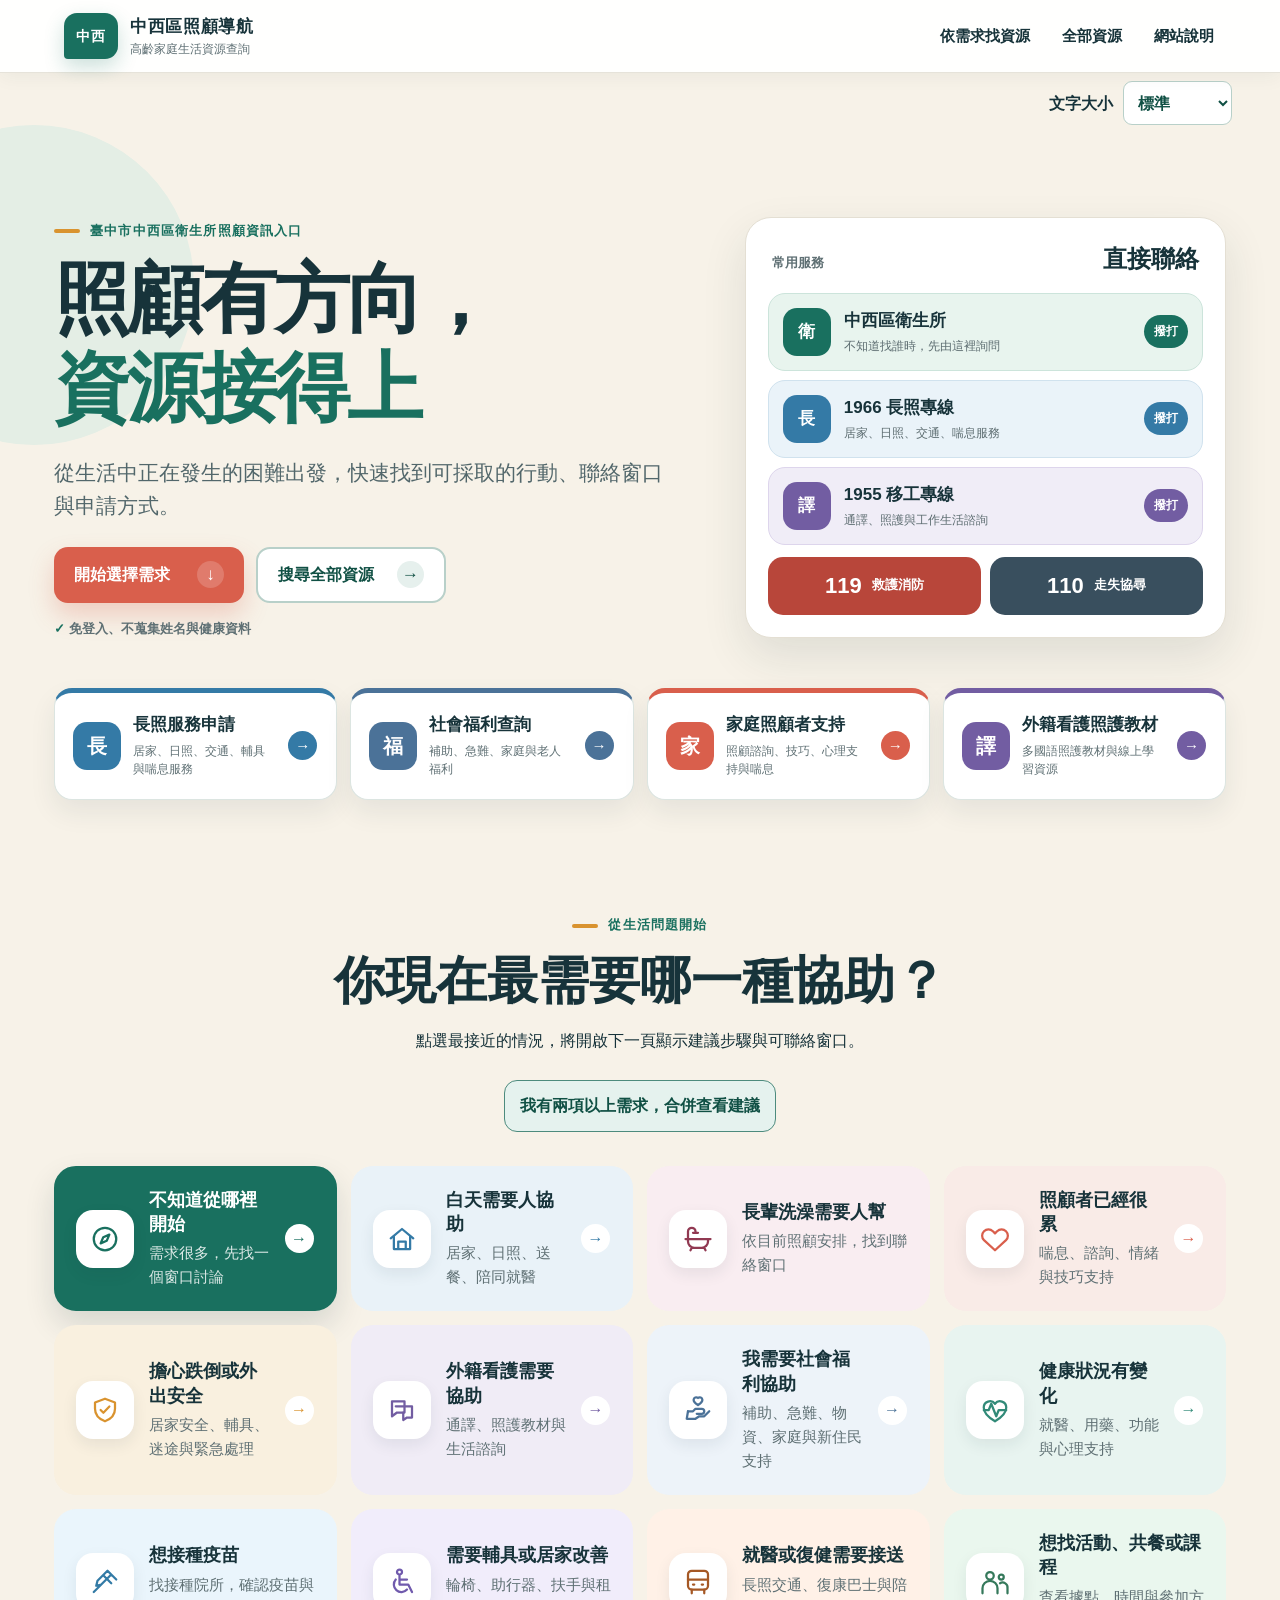
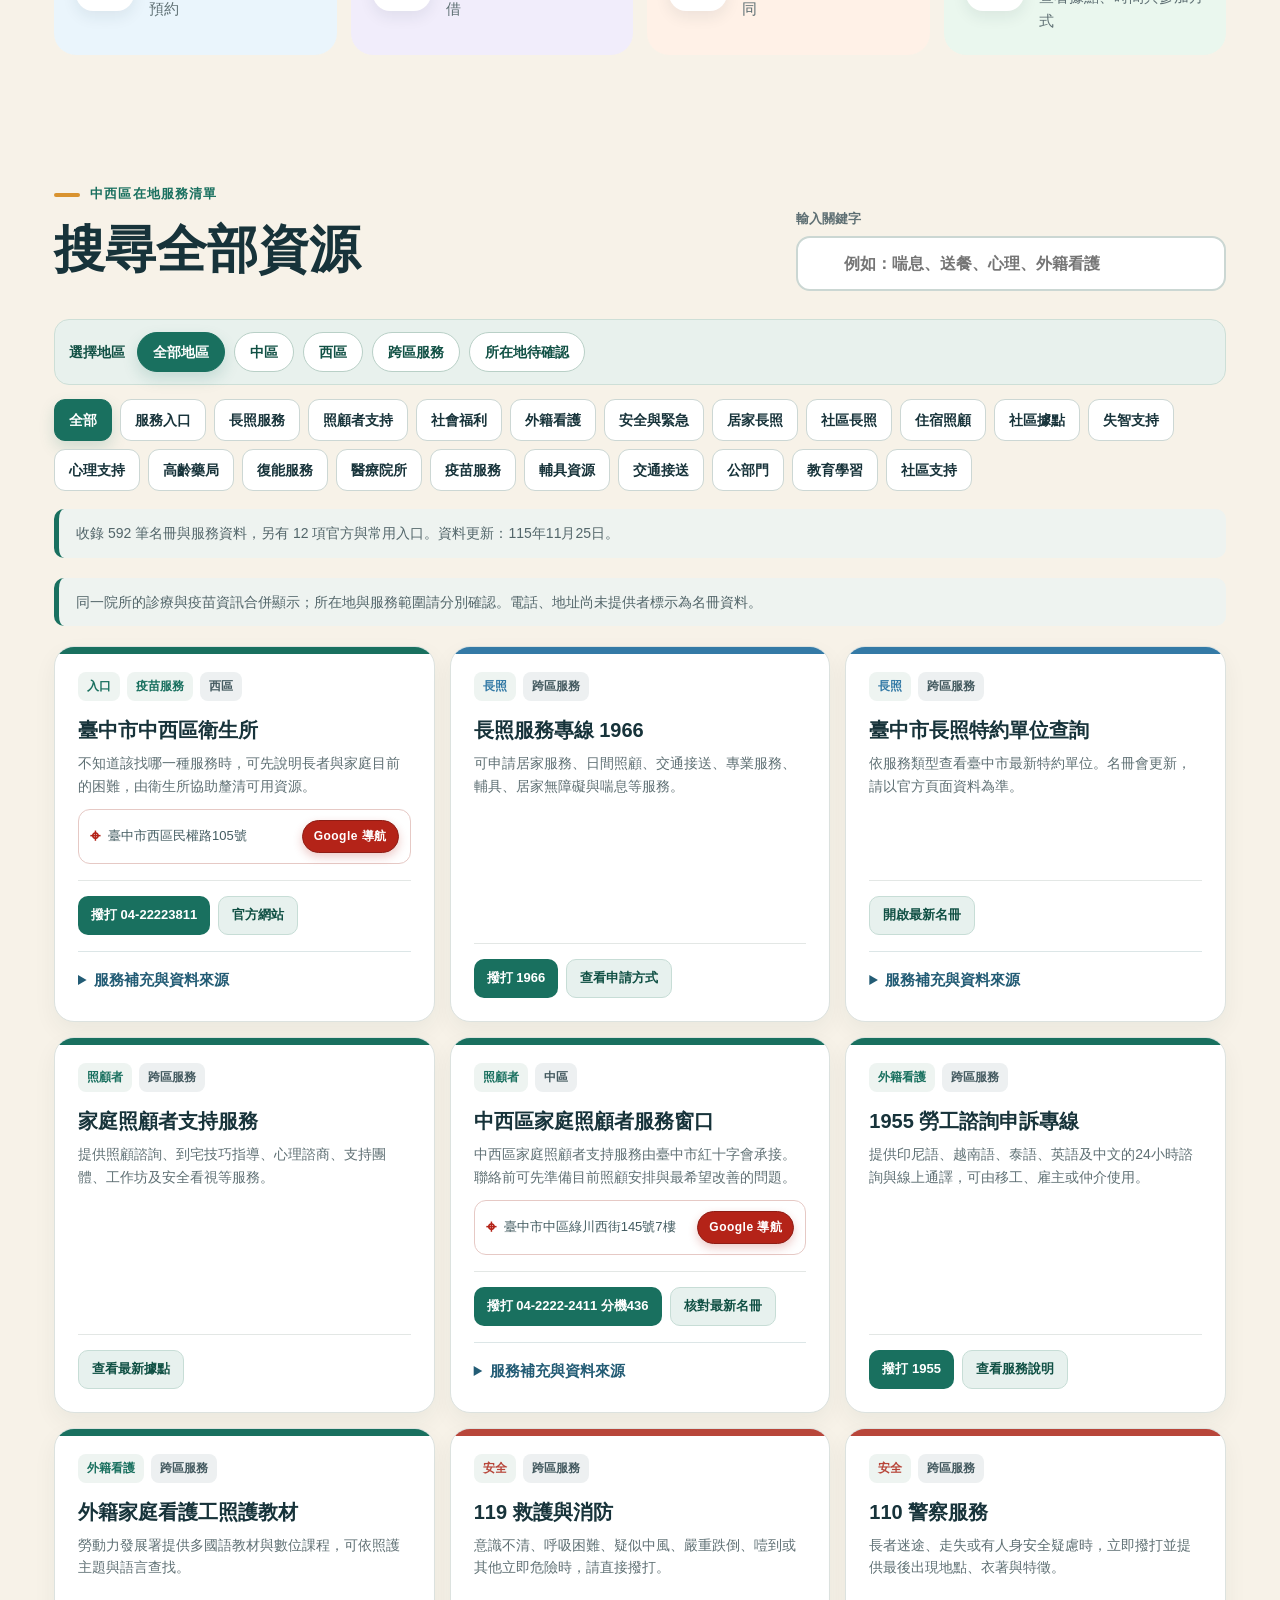
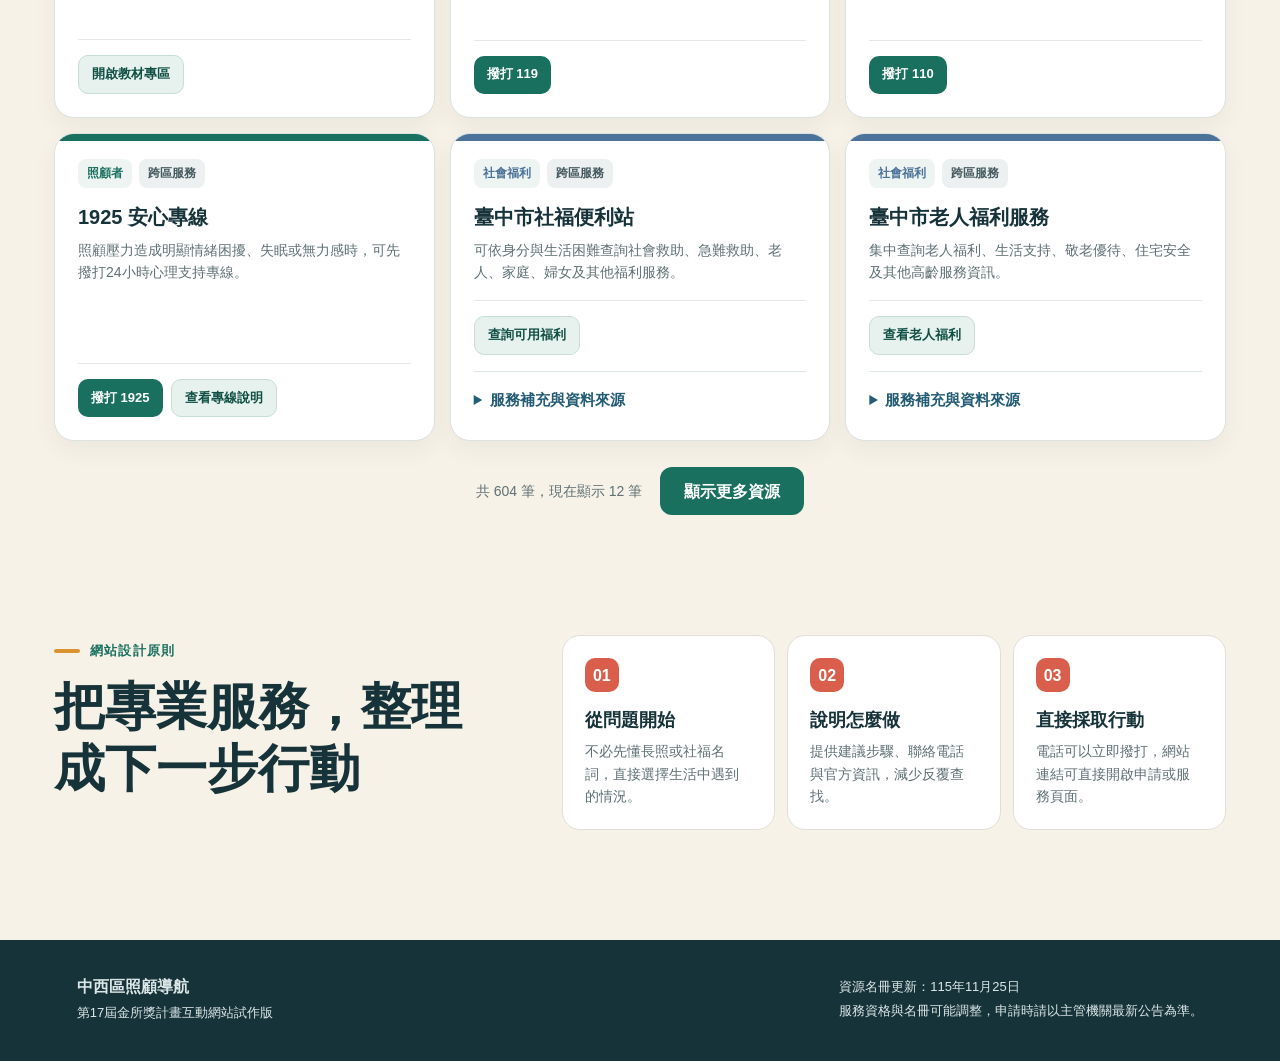
<file: index.html>
<!doctype html>
<html lang="zh-Hant">
<head>
  <meta charset="utf-8" />
  <meta name="viewport" content="width=device-width, initial-scale=1" />
  <meta name="description" content="中西區照顧導航，以生活情境協助高齡家庭查找長照、照顧者支持、安全與外籍看護相關資源。" />
  <meta name="theme-color" content="#19705f" />
  <meta name="application-name" content="中西區照顧" />
  <meta name="apple-mobile-web-app-title" content="中西區照顧" />
  <meta name="apple-mobile-web-app-capable" content="yes" />
  <meta name="apple-mobile-web-app-status-bar-style" content="default" />
  <title>中西區照顧導航</title>
  <link rel="apple-touch-icon" sizes="180x180" href="apple-touch-icon.png?v=20261118-2" />
  <link rel="icon" type="image/png" sizes="32x32" href="favicon-32.png?v=20261118-2" />
  <link rel="manifest" href="site.webmanifest?v=20261118-2" />
  <link rel="stylesheet" href="styles.css?v=20261126-scenarios" />
  <script src="reading.js?v=20261125-2" defer></script>
</head>
<body>
  <a class="skip-link" href="#main">跳到主要內容</a>
  <header class="site-header">
    <a class="brand" href="#top" aria-label="中西區照顧導航首頁">
      <span class="brand-mark" aria-hidden="true">中西</span>
      <span><strong>中西區照顧導航</strong><small>高齡家庭生活資源查詢</small></span>
    </a>
    <nav aria-label="主要選單">
      <a href="#guide">依需求找資源</a>
      <a href="#resources">全部資源</a>
      <a href="#about">網站說明</a>
    </nav>
  </header>

  <main id="main">
    <section class="hero" id="top">
      <div class="hero-copy">
        <p class="eyebrow">臺中市中西區衛生所照顧資訊入口</p>
        <h1>照顧有方向，<br><span>資源接得上</span></h1>
        <p class="lead">從生活中正在發生的困難出發，快速找到可採取的行動、聯絡窗口與申請方式。</p>
        <div class="hero-actions">
          <a class="button primary" href="#guide"><span>開始選擇需求</span><b aria-hidden="true">↓</b></a>
          <a class="button secondary" href="#resources"><span>搜尋全部資源</span><b aria-hidden="true">→</b></a>
        </div>
        <p class="privacy-note"><span aria-hidden="true">✓</span> 免登入、不蒐集姓名與健康資料</p>
      </div>

      <aside class="quick-panel" aria-label="常用服務快速聯絡">
        <div class="quick-title"><span>常用服務</span><strong>直接聯絡</strong></div>
        <a class="quick-link q-health" href="tel:0422223811">
          <span class="quick-icon" aria-hidden="true">衛</span>
          <span><strong>中西區衛生所</strong><small>不知道找誰時，先由這裡詢問</small></span>
          <b aria-hidden="true">撥打</b>
        </a>
        <a class="quick-link q-ltc" href="tel:1966">
          <span class="quick-icon" aria-hidden="true">長</span>
          <span><strong>1966 長照專線</strong><small>居家、日照、交通、喘息服務</small></span>
          <b aria-hidden="true">撥打</b>
        </a>
        <a class="quick-link q-migrant" href="tel:1955">
          <span class="quick-icon" aria-hidden="true">譯</span>
          <span><strong>1955 移工專線</strong><small>通譯、照護與工作生活諮詢</small></span>
          <b aria-hidden="true">撥打</b>
        </a>
        <div class="emergency-row">
          <a href="tel:119"><strong>119</strong><span>救護消防</span></a>
          <a href="tel:110"><strong>110</strong><span>走失協尋</span></a>
        </div>
      </aside>
    </section>

    <section class="info-links" aria-label="重要照顧服務入口">
      <a class="info-link" data-kind="care" href="https://www.health.taichung.gov.tw/26198/1614263/citizen/1617545/1620753/1660500/post" target="_blank" rel="noopener noreferrer">
        <span class="info-link-icon" aria-hidden="true">長</span>
        <span class="info-link-copy"><strong>長照服務申請</strong><small>居家、日照、交通、輔具與喘息服務</small></span>
        <b aria-hidden="true">→</b>
      </a>
      <a class="info-link" data-kind="welfare" href="https://i-welfare.taichung.gov.tw/people/index" target="_blank" rel="noopener noreferrer">
        <span class="info-link-icon" aria-hidden="true">福</span>
        <span class="info-link-copy"><strong>社會福利查詢</strong><small>補助、急難、家庭與老人福利</small></span>
        <b aria-hidden="true">→</b>
      </a>
      <a class="info-link" data-kind="family" href="https://www.health.taichung.gov.tw/1655489/post" target="_blank" rel="noopener noreferrer">
        <span class="info-link-icon" aria-hidden="true">家</span>
        <span class="info-link-copy"><strong>家庭照顧者支持</strong><small>照顧諮詢、技巧、心理支持與喘息</small></span>
        <b aria-hidden="true">→</b>
      </a>
      <a class="info-link" data-kind="migrant" href="https://fw.wda.gov.tw/wda-employer/home/textbook" target="_blank" rel="noopener noreferrer">
        <span class="info-link-icon" aria-hidden="true">譯</span>
        <span class="info-link-copy"><strong>外籍看護照護教材</strong><small>多國語照護教材與線上學習資源</small></span>
        <b aria-hidden="true">→</b>
      </a>
    </section>

    <section class="guide-section" id="guide">
      <div class="section-heading center-heading">
        <p class="eyebrow">從生活問題開始</p>
        <h2>你現在最需要哪一種協助？</h2>
        <p>點選最接近的情況，將開啟下一頁顯示建議步驟與可聯絡窗口。</p>
        <a class="combined-entry" href="combined.html">我有兩項以上需求，合併查看建議</a>
      </div>
      <div class="scenario-grid">
        <button class="scenario active" data-topic="start">
          <span class="scenario-icon" aria-hidden="true"><svg viewBox="0 0 24 24"><circle cx="12" cy="12" r="9"/><path d="m15.5 8.5-2.1 4.9-4.9 2.1 2.1-4.9 4.9-2.1Z"/></svg></span>
          <span class="scenario-text"><strong>不知道從哪裡開始</strong><small>需求很多，先找一個窗口討論</small></span><b aria-hidden="true">→</b>
        </button>
        <button class="scenario" data-topic="care">
          <span class="scenario-icon" aria-hidden="true"><svg viewBox="0 0 24 24"><path d="M3 11.5 12 4l9 7.5"/><path d="M5.5 10v10h13V10M9 20v-6h6v6"/></svg></span>
          <span class="scenario-text"><strong>白天需要人協助</strong><small>居家、日照、送餐、陪同就醫</small></span><b aria-hidden="true">→</b>
        </button>
        <a class="scenario bathing-entry" data-topic="bathing" href="result.html?topic=bathing">
          <span class="scenario-icon" aria-hidden="true"><svg viewBox="0 0 24 24"><path d="M4 12V6a3 3 0 0 1 6 0M2 12h20M4 12v2a5 5 0 0 0 5 5h6a5 5 0 0 0 5-5v-2M7 19l-1 2m11-2 1 2M8 7h4"/></svg></span>
          <span class="scenario-text"><strong>長輩洗澡需要人幫</strong><small>依目前照顧安排，找到聯絡窗口</small></span>
        </a>
        <button class="scenario" data-topic="rest">
          <span class="scenario-icon" aria-hidden="true"><svg viewBox="0 0 24 24"><path d="M20.8 5.8c-2-2-5.1-2-7.1 0L12 7.5l-1.7-1.7c-2-2-5.1-2-7.1 0s-2 5.1 0 7.1L12 21l8.8-8.1c2-2 2-5.1 0-7.1Z"/></svg></span>
          <span class="scenario-text"><strong>照顧者已經很累</strong><small>喘息、諮詢、情緒與技巧支持</small></span><b aria-hidden="true">→</b>
        </button>
        <button class="scenario" data-topic="safety">
          <span class="scenario-icon" aria-hidden="true"><svg viewBox="0 0 24 24"><path d="M12 3 20 6v5c0 5.2-3.2 8.2-8 10-4.8-1.8-8-4.8-8-10V6l8-3Z"/><path d="m8.5 12 2.2 2.2 4.8-5"/></svg></span>
          <span class="scenario-text"><strong>擔心跌倒或外出安全</strong><small>居家安全、輔具、迷途與緊急處理</small></span><b aria-hidden="true">→</b>
        </button>
        <button class="scenario" data-topic="migrant">
          <span class="scenario-icon" aria-hidden="true"><svg viewBox="0 0 24 24"><path d="M4 5h10v9H8l-4 3V5Z"/><path d="M10 9h10v9h-4l-3 2v-6M7 9h4"/></svg></span>
          <span class="scenario-text"><strong>外籍看護需要協助</strong><small>通譯、照護教材與生活諮詢</small></span><b aria-hidden="true">→</b>
        </button>
        <button class="scenario" data-topic="welfare">
          <span class="scenario-icon" aria-hidden="true"><svg viewBox="0 0 24 24"><path d="M4 13h4l2-2h5a2 2 0 0 1 0 4h-4"/><path d="m4 13-1 6h7l3-2h4l4-4"/><path d="M12 8C9.8 6.5 8.5 5.3 8.5 3.9A2.1 2.1 0 0 1 12 2.4a2.1 2.1 0 0 1 3.5 1.5C15.5 5.3 14.2 6.5 12 8Z"/></svg></span>
          <span class="scenario-text"><strong>我需要社會福利協助</strong><small>補助、急難、物資、家庭與新住民支持</small></span><b aria-hidden="true">→</b>
        </button>
        <button class="scenario" data-topic="health">
          <span class="scenario-icon" aria-hidden="true"><svg viewBox="0 0 24 24"><path d="M3 12h4l2-5 4 10 2-5h6"/><path d="M12 21C6.5 17.8 3 14.8 3 10a5 5 0 0 1 9-3 5 5 0 0 1 9 3c0 4.8-3.5 7.8-9 11Z"/></svg></span>
          <span class="scenario-text"><strong>健康狀況有變化</strong><small>就醫、用藥、功能與心理支持</small></span><b aria-hidden="true">→</b>
        </button>
        <button class="scenario" data-topic="vaccine">
          <span class="scenario-icon" aria-hidden="true"><svg viewBox="0 0 24 24"><path d="m14 3 7 7M17 6l-8 8-4 1 1-4 8-8M9 14l-6 6M11 7l6 6"/></svg></span>
          <span class="scenario-text"><strong>想接種疫苗</strong><small>找接種院所，確認疫苗與預約</small></span>
        </button>
        <button class="scenario" data-topic="assistive">
          <span class="scenario-icon" aria-hidden="true"><svg viewBox="0 0 24 24"><circle cx="10" cy="4" r="2"/><path d="M10 7v7h7l3 6M10 10h6M7 10a6 6 0 1 0 9 8"/></svg></span>
          <span class="scenario-text"><strong>需要輔具或居家改善</strong><small>輪椅、助行器、扶手與租借</small></span>
        </button>
        <button class="scenario" data-topic="transport">
          <span class="scenario-icon" aria-hidden="true"><svg viewBox="0 0 24 24"><rect x="4" y="3" width="16" height="15" rx="3"/><path d="M4 10h16M7 18v3m10-3v3M8 14h1m6 0h1"/></svg></span>
          <span class="scenario-text"><strong>就醫或復健需要接送</strong><small>長照交通、復康巴士與陪同</small></span>
        </button>
        <button class="scenario" data-topic="community">
          <span class="scenario-icon" aria-hidden="true"><svg viewBox="0 0 24 24"><circle cx="8" cy="7" r="3"/><circle cx="17" cy="8" r="2"/><path d="M2 21v-4a6 6 0 0 1 12 0v4m2-8a4 4 0 0 1 6 4v4"/></svg></span>
          <span class="scenario-text"><strong>想找活動、共餐或課程</strong><small>查看據點、時間與參加方式</small></span>
        </button>
      </div>

    </section>

    <section class="resources-section" id="resources">
      <div class="section-heading inline-heading">
        <div><p class="eyebrow">中西區在地服務清單</p><h2>搜尋全部資源</h2></div>
        <label class="search-box"><span>輸入關鍵字</span><input id="resource-search" type="search" placeholder="例如：喘息、送餐、心理、外籍看護" /></label>
      </div>
      <div class="district-filter-row" aria-label="行政區篩選">
        <span>選擇地區</span>
        <button class="district-filter active" data-district="all">全部地區</button>
        <button class="district-filter" data-district="中區">中區</button>
        <button class="district-filter" data-district="西區">西區</button>
        <button class="district-filter" data-district="跨區服務">跨區服務</button>
        <button class="district-filter" data-district="所在地待確認">所在地待確認</button>
      </div>
      <div class="filter-row" aria-label="資源分類">
        <button class="filter active" data-filter="all">全部</button>
        <button class="filter" data-filter="入口">服務入口</button>
        <button class="filter" data-filter="長照">長照服務</button>
        <button class="filter" data-filter="照顧者">照顧者支持</button>
        <button class="filter" data-filter="社會福利">社會福利</button>
        <button class="filter" data-filter="外籍看護">外籍看護</button>
        <button class="filter" data-filter="安全">安全與緊急</button>
        <button class="filter" data-filter="居家長照">居家長照</button>
        <button class="filter" data-filter="社區長照">社區長照</button>
        <button class="filter" data-filter="住宿照顧">住宿照顧</button>
        <button class="filter" data-filter="社區據點">社區據點</button>
        <button class="filter" data-filter="失智支持">失智支持</button>
        <button class="filter" data-filter="心理支持">心理支持</button>
        <button class="filter" data-filter="高齡藥局">高齡藥局</button>
        <button class="filter" data-filter="復能服務">復能服務</button>
        <button class="filter" data-filter="醫療院所">醫療院所</button>
        <button class="filter" data-filter="疫苗服務">疫苗服務</button>
        <button class="filter" data-filter="輔具資源">輔具資源</button>
        <button class="filter" data-filter="交通接送">交通接送</button>
        <button class="filter" data-filter="公部門">公部門</button>
        <button class="filter" data-filter="教育學習">教育學習</button>
        <button class="filter" data-filter="社區支持">社區支持</button>
      </div>
      <p class="resource-note" id="dataset-note">收錄592筆名冊與服務資料，另有12項官方與常用入口。資料更新：115年11月25日。</p>
      <p class="resource-note">同一院所的診療與疫苗資訊合併顯示；所在地與服務範圍請分別確認。電話、地址尚未提供者標示為名冊資料。</p>
      <div class="resource-grid" id="resource-grid"></div>
      <div class="resource-footer"><p id="resource-count" aria-live="polite"></p><button id="load-more" class="load-more" type="button">顯示更多資源</button></div>
      <p id="no-results" class="no-results" hidden>找不到符合的資源。可改用其他關鍵字，或直接洽中西區衛生所。</p>
    </section>

    <section class="about-section" id="about">
      <div><p class="eyebrow">網站設計原則</p><h2>把專業服務，整理成下一步行動</h2></div>
      <div class="principles">
        <article><span>01</span><h3>從問題開始</h3><p>不必先懂長照或社福名詞，直接選擇生活中遇到的情況。</p></article>
        <article><span>02</span><h3>說明怎麼做</h3><p>提供建議步驟、聯絡電話與官方資訊，減少反覆查找。</p></article>
        <article><span>03</span><h3>直接採取行動</h3><p>電話可以立即撥打，網站連結可直接開啟申請或服務頁面。</p></article>
      </div>
    </section>
  </main>

  <footer>
    <div><strong>中西區照顧導航</strong><p>第17屆金所獎計畫互動網站試作版</p></div>
    <div><p>資源名冊更新：115年11月25日</p><p>服務資格與名冊可能調整，申請時請以主管機關最新公告為準。</p></div>
  </footer>
  <script src="local-resources.js?v=20261126-scenarios"></script>
  <script src="scenario-data.js?v=20261126-scenarios"></script>
  <script src="app.js?v=20261126-scenarios"></script>
</body>
</html>
</file>
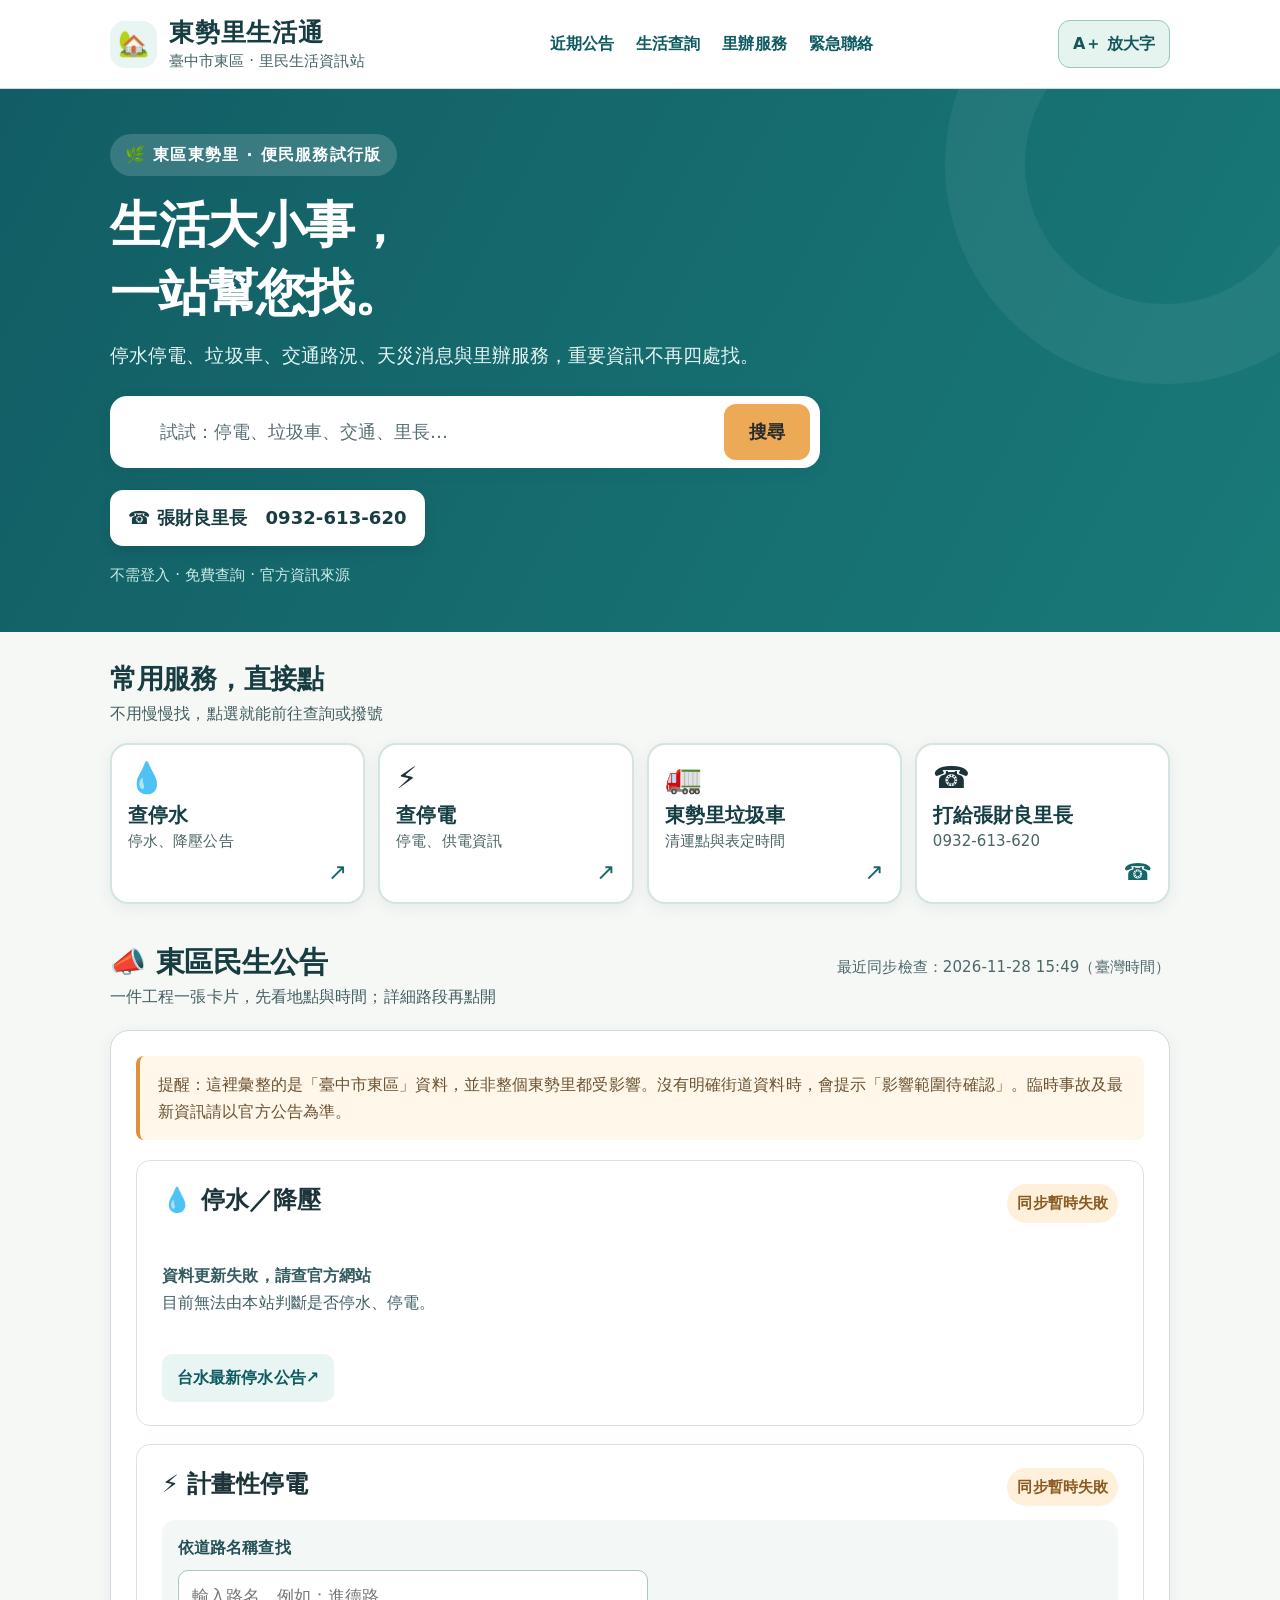
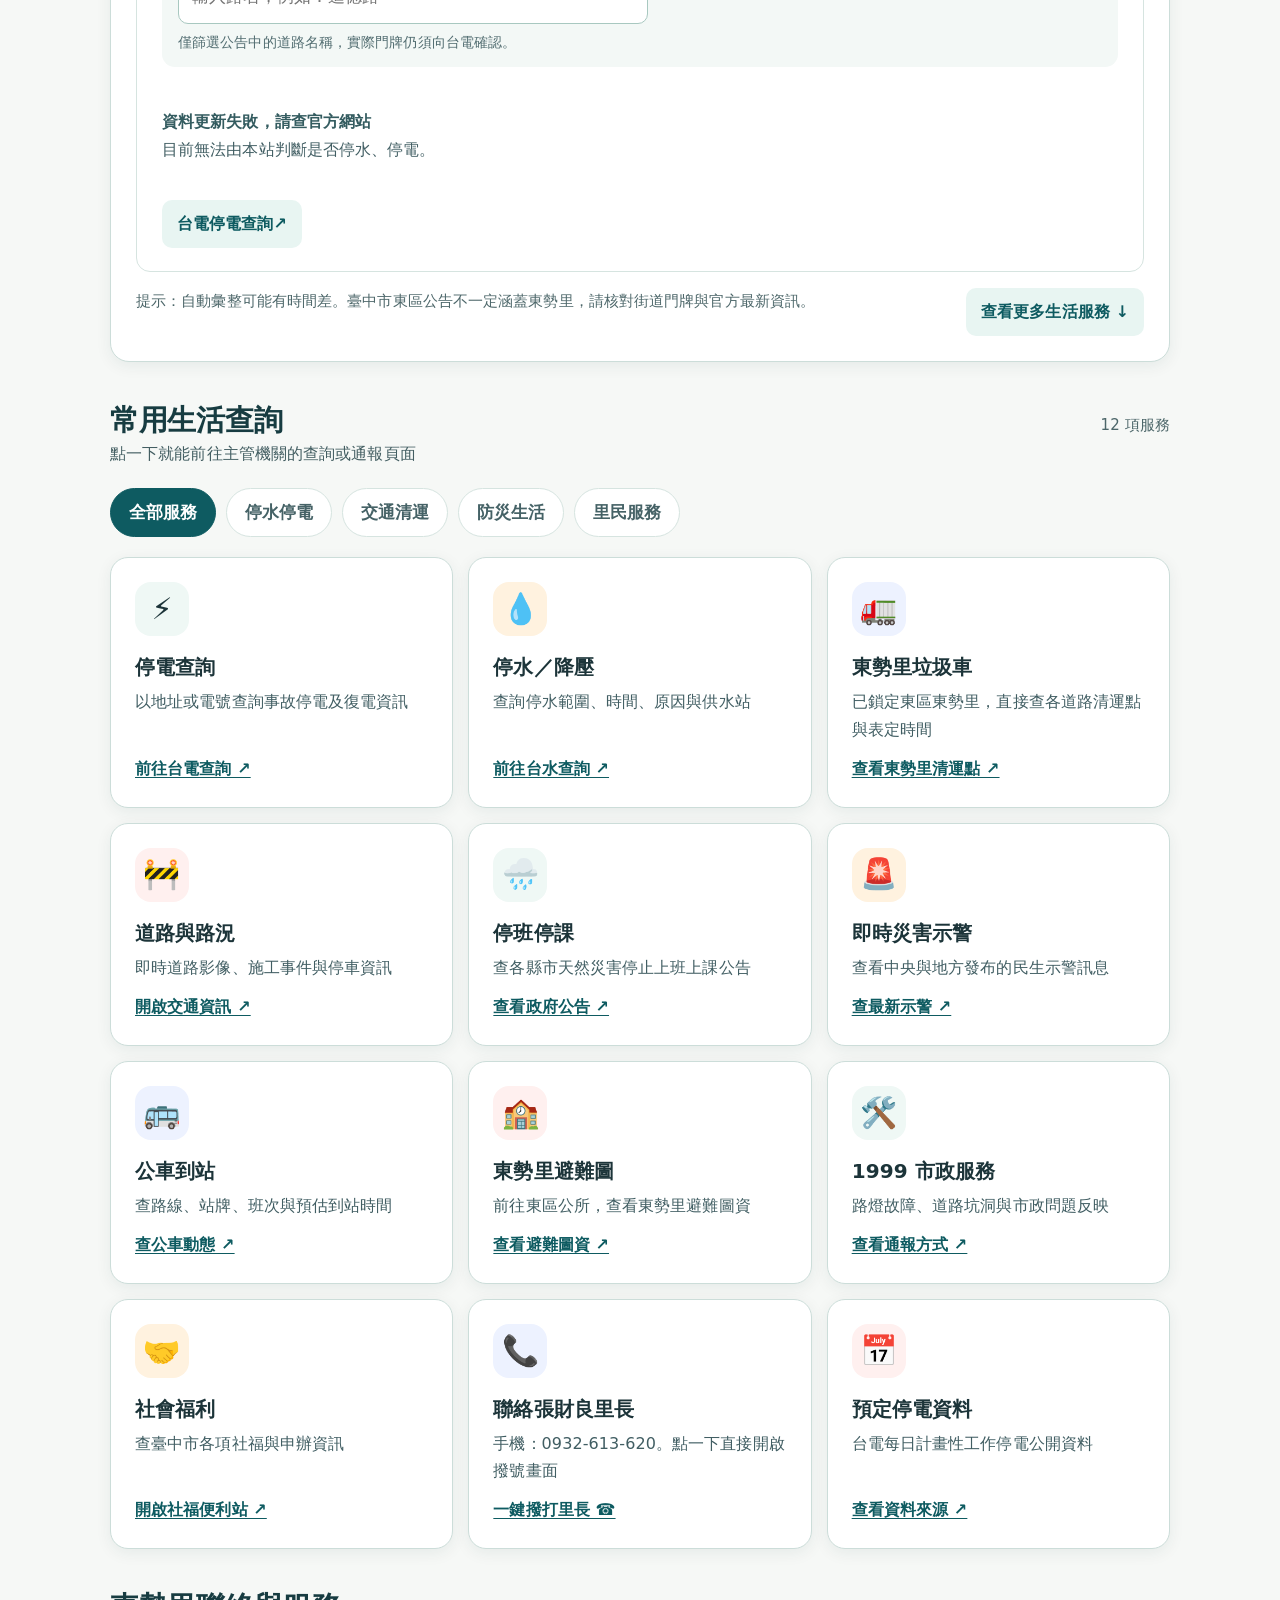
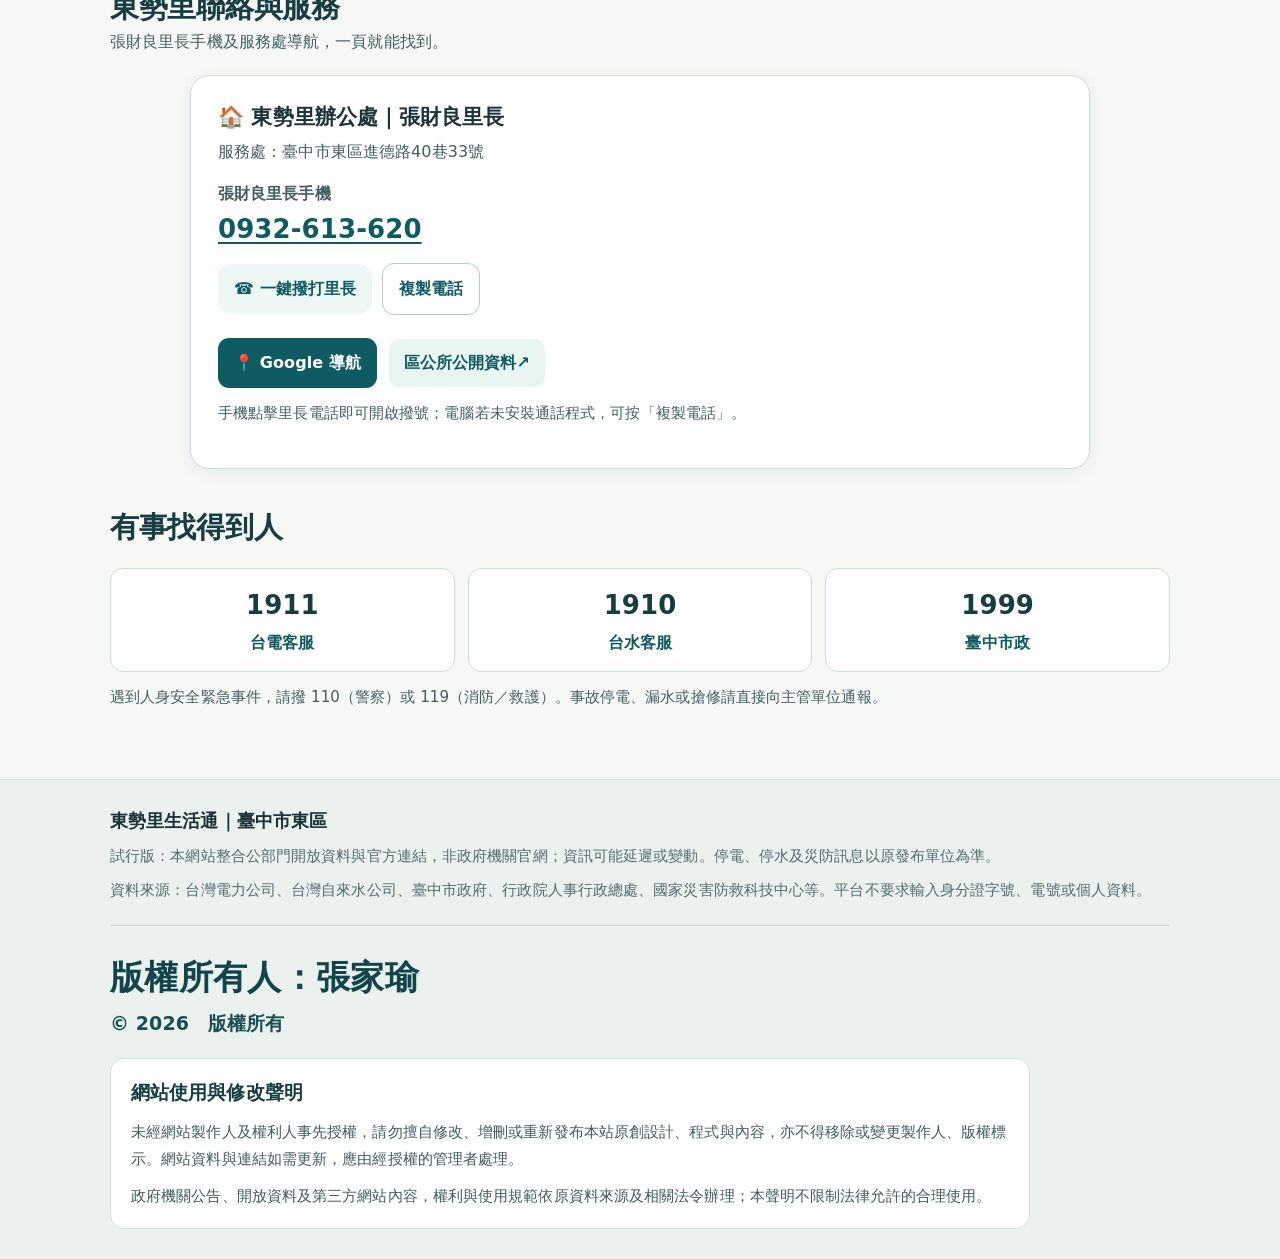
<file: dongshi-lifehub/index.html>
<!doctype html>
<html lang="zh-Hant">
<head>
  <meta charset="utf-8">
  <meta name="viewport" content="width=device-width, initial-scale=1, viewport-fit=cover">
  <meta name="theme-color" content="#135e64">
  <meta name="author" content="張家瑜">
  <meta name="copyright" content="© 2026 張家瑜。保留所有權利。">
  <meta name="description" content="臺中市東區東勢里生活通：停水、停電、垃圾車、交通、停班停課、里辦服務及官方資訊一次查。">
  <title>東勢里生活通｜臺中市東區</title>
  <style>
    :root {--teal:#135e64;--dark:#174044;--cream:#faf9f5;--line:#e1e9e4;--muted:#61757a;--orange:#fff0da;--mint:#e8f5f2;--shadow:0 10px 28px rgba(27,61,62,.075)}
    *,*::before,*::after{box-sizing:border-box}
    html{scroll-behavior:smooth}
    body{margin:0;color:#1c3439;background:var(--cream);font-family:system-ui,-apple-system,"Noto Sans TC","Microsoft JhengHei",sans-serif;font-size:16px;line-height:1.65}
    a{color:inherit;text-decoration:none}button,input{font:inherit}button{cursor:pointer}
    a:focus-visible,button:focus-visible,input:focus-visible{outline:3px solid #f5aa4d;outline-offset:3px}
    .skip{position:absolute;left:-9999px;top:0;background:#fff;padding:1rem;z-index:30}.skip:focus{left:1rem}
    .wrap{width:min(1120px,calc(100% - 36px));margin:auto}
    .top{background:#fff;border-bottom:1px solid var(--line)}
    .top .wrap{display:flex;align-items:center;justify-content:space-between;gap:18px;min-height:78px}
    .brand{display:flex;align-items:center;gap:12px;line-height:1.3}
    .brand-icon{display:grid;place-items:center;width:47px;height:47px;border-radius:15px;background:var(--mint);font-size:25px}
    .brand b{display:block;font-size:22px;letter-spacing:.03em;color:var(--dark)}.brand small{display:block;color:var(--muted);font-size:12px;margin-top:3px}
    .top nav{display:flex;gap:22px;flex-wrap:wrap;font-size:14px;font-weight:700;color:var(--teal)}.top nav a:hover{text-decoration:underline}
    .hero{background:linear-gradient(120deg,#145b61,#197c7c);color:#fff;position:relative;overflow:hidden}
    .hero:after{content:"";position:absolute;right:-105px;top:-145px;width:440px;height:440px;border-radius:50%;border:80px solid rgba(255,255,255,.055);pointer-events:none}
    .hero .wrap{padding:48px 0 54px;position:relative;z-index:1}
    .eyebrow{font-size:13px;display:inline-block;border-radius:99px;background:rgba(255,255,255,.16);padding:4px 14px;font-weight:700;letter-spacing:.08em}
    h1{font-size:clamp(32px,5.4vw,48px);line-height:1.3;letter-spacing:-.025em;margin:15px 0 10px}
    .lead{font-size:18px;max-width:650px;margin:0 0 27px;color:#e5f7f5}
    .search{background:#fff;box-shadow:var(--shadow);border-radius:17px;display:flex;padding:8px;align-items:center;max-width:690px;gap:8px}
    .search label{font-size:22px;margin:0 5px 0 12px}
    .search input{border:0;outline:0;min-height:47px;flex:1;min-width:0;color:#233e40;background:#fff}
    .search button{background:#ecaa56;color:#282b2a;border:0;border-radius:12px;padding:11px 23px;font-weight:800;min-height:46px}
    .hero-foot{margin-top:13px;color:#ccece7;font-size:13px}
    .hero-actions{display:flex;gap:10px;flex-wrap:wrap;margin-top:16px}
    .hero-call{display:inline-flex;align-items:center;gap:9px;min-height:50px;padding:11px 18px;border-radius:13px;background:#fff;color:var(--dark);font-weight:850;box-shadow:0 5px 13px rgba(0,0,0,.10)}
    .hero-call.secondary{background:rgba(255,255,255,.10);color:#fff;border:1px solid rgba(255,255,255,.45);box-shadow:none}
    .hero-call:hover{filter:brightness(.96)}
    main{padding-bottom:54px}
    .section{padding-top:38px;scroll-margin-top:16px}
    .section-head{display:flex;align-items:baseline;gap:12px;justify-content:space-between;margin-bottom:16px;flex-wrap:wrap}
    h2{font-size:25px;line-height:1.35;color:var(--dark);margin:0;letter-spacing:-.01em}
    h3{font-size:18px;line-height:1.4;margin:0 0 7px}
    .muted{color:var(--muted);font-size:14px;margin:0}.tiny{font-size:12px;color:var(--muted)}
    .status-box{background:#fff;border:1px solid var(--line);box-shadow:var(--shadow);border-radius:19px;padding:22px}
    .notice-tip{background:#fff7e9;border-left:4px solid #db923b;border-radius:8px;padding:11px 14px;color:#6c5130;font-size:13px;margin:0 0 18px}
    .status-grid{display:grid;grid-template-columns:1fr 1fr;gap:15px}
    .status-panel{background:#f9fcfb;border:1px solid #e1ece9;border-radius:14px;padding:19px}
    .status-panel-head{display:flex;justify-content:space-between;align-items:center;gap:10px;margin-bottom:11px}
    .status-panel-head h3{margin:0}
    .tag{font-size:12px;padding:4px 10px;border-radius:100px;background:#e9eef0;color:#466168;font-weight:700;white-space:nowrap}
    .tag.ok{background:#e3f4e9;color:#256644}.tag.warn{background:#fff0db;color:#8a5b23}
    .feed-detail{border-top:1px dashed #cfdedc;padding:13px 0}.feed-detail:first-child{border-top:0}
    .feed-detail strong{font-size:15px;display:block}.feed-detail p{margin:5px 0;font-size:13px;color:#526b6e}
    .feed-detail a{color:var(--teal);font-weight:700;font-size:13px;text-decoration:underline;text-underline-offset:3px}
    .blank{min-height:86px;display:flex;flex-direction:column;justify-content:center;font-size:14px;color:var(--muted)}
    .blank b{color:#345c60;font-weight:700}
    .quickline{display:flex;flex-wrap:wrap;justify-content:space-between;align-items:center;gap:12px;margin-top:16px}
    .small-btn{display:inline-flex;align-items:center;justify-content:center;min-height:40px;border-radius:10px;background:#e8f5f2;padding:8px 13px;color:var(--teal);font-weight:750;font-size:13px}
    .small-btn:hover{background:#d7eee8}.small-btn.external:after{content:" ↗"}
    .filters{display:flex;gap:9px;flex-wrap:wrap;margin-bottom:18px}
    .filter{background:#fff;color:#456266;border:1px solid #d6e4e0;border-radius:100px;padding:8px 18px;min-height:42px;font-size:14px;font-weight:750}
    .filter[aria-pressed="true"]{background:var(--teal);color:#fff;border-color:var(--teal)}
    .services{display:grid;grid-template-columns:repeat(4,minmax(0,1fr));gap:15px}
    .service{border:1px solid var(--line);background:#fff;padding:21px;border-radius:18px;box-shadow:var(--shadow);display:flex;flex-direction:column;min-height:204px;transition:transform .18s,box-shadow .18s}
    .service:hover{transform:translateY(-3px);box-shadow:0 12px 32px rgba(27,61,62,.12)}
    .service[hidden]{display:none}
    .service .emoji{font-size:28px;width:54px;height:54px;border-radius:16px;display:grid;place-items:center;background:#eff8f5;margin-bottom:17px}
    .service:nth-child(4n+2) .emoji{background:#fff2df}.service:nth-child(4n+3) .emoji{background:#edf2ff}.service:nth-child(4n+4) .emoji{background:#fff0ef}
    .service h3{font-size:18px;margin-bottom:4px}.service p{font-size:13px;color:var(--muted);margin:0 0 13px;flex:1}
    .service .go{color:var(--teal);font-weight:800;font-size:13px}
    .split{display:grid;grid-template-columns:1fr 1fr;gap:17px}
    .panel{border-radius:19px;background:#fff;border:1px solid var(--line);padding:25px;box-shadow:var(--shadow)}
    .contact{display:flex;align-items:center;gap:10px;margin:12px 0 5px;flex-wrap:wrap}
    .contact-block{padding:14px 0;border-top:1px solid var(--line)}
    .contact-block:first-of-type{border-top:0}
    .contact-label{font-size:13px;color:var(--muted);font-weight:700;display:block}
    .contact-number{display:inline-block;color:var(--teal);text-decoration:underline;text-underline-offset:4px;font-size:23px;font-weight:900;line-height:1.6}
    .copyphone{background:#fff;color:var(--teal);border:1px solid #abcfc9;border-radius:12px;padding:11px 16px;font-size:14px;font-weight:750;min-height:46px}
    .phone{background:#edf7f5;color:var(--teal);font-weight:850;padding:11px 16px;border-radius:13px;display:inline-flex;align-items:center;min-height:45px}
    .linkbutton{display:inline-flex;align-items:center;min-height:44px;background:var(--teal);color:#fff;border-radius:11px;padding:11px 16px;font-weight:750;font-size:14px;margin-right:6px;margin-top:4px}
    .linkbutton:hover{background:#104a50}
    .notice-list{margin:17px 0 0;padding:0;list-style:none}.notice-list li{padding:14px 0;border-bottom:1px solid var(--line)}.notice-list li:last-child{border:0}
    .notice-list strong{display:block}.notice-list p{margin:4px 0 0;color:var(--muted);font-size:13px}
    .notice-list a{color:var(--teal);text-decoration:underline}
    .help-row{display:grid;grid-template-columns:repeat(3,1fr);gap:13px;margin-top:18px}
    .help-row a{display:block;background:#fff;border:1px solid var(--line);padding:14px;border-radius:13px;text-align:center;font-size:13px;font-weight:700;color:var(--teal)}
    .help-row a strong{display:block;font-size:20px;color:var(--dark)}
    .mini-note{font-size:13px;color:var(--muted);margin-top:12px}
    footer{background:#ebf1ef;border-top:1px solid #d8e5e0;padding:25px 0 30px}
    footer p{font-size:12px;color:#536c70;margin:7px 0}footer a{text-decoration:underline}
    .hidden-message{display:none;text-align:center;padding:30px;color:var(--muted);background:#fff;border:1px solid var(--line);border-radius:15px}
    .hidden-message.visible{display:block}
    @media(max-width:900px){.services{grid-template-columns:repeat(3,1fr)}}
    @media(max-width:680px){.wrap{width:min(100% - 26px,1120px)}.top .wrap{min-height:70px}.top nav{display:none}.brand b{font-size:20px}.hero .wrap{padding:38px 0 42px}.lead{font-size:16px}.section{padding-top:28px}h2{font-size:22px}.services{grid-template-columns:repeat(2,minmax(0,1fr));gap:11px}.service{padding:16px;min-height:192px;border-radius:15px}.service h3{font-size:17px}.status-grid,.split{grid-template-columns:1fr}.status-box{padding:16px}.status-panel{padding:15px}.panel{padding:19px}.help-row{grid-template-columns:repeat(3,minmax(0,1fr));gap:8px}.help-row a{padding:10px 6px}.help-row a strong{font-size:18px}}
    @media(max-width:380px){.search button{padding:10px 13px}.service{padding:13px}.filters{gap:6px}.filter{padding:7px 12px}.hero-call{width:100%;justify-content:center}.phone,.copyphone{flex:1;justify-content:center}}
    @media(prefers-reduced-motion:reduce){*,*:before,*:after{scroll-behavior:auto!important;transition:none!important}}
  </style>

<style id="readable-style">
/* 東勢里生活通：清晰閱讀版，保留原本功能與官方連結 */
:root { --teal:#0e5b61; --dark:#173c41; --muted:#415e63; --line:#ccddd9; --cream:#f6f8f6; --shadow:0 4px 16px rgba(14,55,59,.07) }
body {font-size:18px;line-height:1.75;letter-spacing:.005em}
.wrap {width:min(1060px,calc(100% - 40px))}
.top .wrap {min-height:88px}
.brand b {font-size:25px;line-height:1.3}
.brand small {font-size:15px;color:#446367}
.top nav {font-size:16px;gap:22px}
.reader-toggle {border:1px solid #9ac5bc;background:#e5f4ee;color:#15565c;border-radius:12px;font-size:16px;font-weight:800;min-height:46px;padding:9px 14px;white-space:nowrap}
.reader-toggle[aria-pressed="true"] {background:#174b52;color:#fff}
.hero {background:linear-gradient(118deg,#125d65,#197a78)}
.hero .wrap {padding:45px 0 44px}
.eyebrow {font-size:16px;padding:7px 15px}
h1 {font-size:clamp(34px,5vw,50px);line-height:1.35;margin:16px 0 12px}
.lead {font-size:19px;line-height:1.75;max-width:700px;margin-bottom:24px}
.search {padding:8px 10px;max-width:710px}
.search input {font-size:18px;min-height:54px}
.search input::placeholder {color:#586e72;opacity:1}
.search button {font-size:18px;min-height:52px;padding:12px 25px}
.hero-actions {gap:12px;margin-top:22px}
.hero-call {min-height:56px;font-size:18px;padding:11px 18px}
.hero-foot {font-size:15px;margin-top:16px}
.section {padding-top:38px}
.section-head {gap:14px;margin-bottom:20px}
h2 {font-size:29px;line-height:1.42}
h3 {font-size:21px}
.muted {font-size:16px;color:#435e62;line-height:1.65}
.tiny {font-size:15px;color:#4d676a}
.quick-access {padding-top:28px;scroll-margin-top:15px}
.quick-access-header {margin-bottom:15px}
.quick-access-header h2 {font-size:27px;margin-bottom:3px}
.quick-access-grid {display:grid;grid-template-columns:repeat(4,minmax(0,1fr));gap:13px}
.quick-tile {background:#fff;border:2px solid #d3e5e0;border-radius:18px;min-height:126px;padding:18px 16px;display:flex;flex-direction:column;align-items:flex-start;gap:9px;box-shadow:var(--shadow)}
.quick-tile:hover,.quick-tile:focus-visible {border-color:#117a76;background:#f3fbf8}
.quick-tile .quick-icon {font-size:30px;line-height:1}
.quick-tile strong {display:block;font-size:20px;color:#143e43;line-height:1.35}
.quick-tile small {display:block;font-size:15px;color:#4b6365;line-height:1.45;margin-top:2px}
.quick-tile .quick-arrow {color:#17676a;font-size:23px;margin-left:auto;line-height:1}
.status-box {padding:25px}
.notice-tip {font-size:16px;line-height:1.7;padding:15px 18px;margin-bottom:20px}
.status-grid {gap:18px}
.status-panel {padding:21px;background:#fff}
.status-panel-head {align-items:flex-start;flex-wrap:wrap;margin-bottom:14px}
.tag {font-size:15px;padding:6px 10px}
.feed-detail strong {font-size:17px}
.feed-detail p {font-size:16px;line-height:1.65}
.feed-detail a {font-size:16px;display:inline-block;padding:8px 0}
.blank {font-size:16px;min-height:105px;line-height:1.7}
.small-btn {min-height:48px;font-size:16px;padding:10px 15px}
.quickline {align-items:flex-start}
.filters {gap:10px;margin-bottom:20px}
.filter {font-size:17px;min-height:48px;padding:9px 18px}
.services {grid-template-columns:repeat(3,minmax(0,1fr));gap:15px}
.service {min-height:220px;padding:24px;box-shadow:var(--shadow)}
.service h3 {font-size:20px;margin-bottom:7px}
.service p {font-size:16px;line-height:1.7;margin-bottom:12px}
.service .go {font-size:16px;text-decoration:underline;text-underline-offset:3px}
.service .emoji {font-size:30px}
.panel {padding:27px}
.contact-label {font-size:16px;color:#435e62}
.contact-number {font-size:26px;line-height:1.65}
.copyphone,.phone,.linkbutton {font-size:16px;min-height:50px}
.notice-list p,.mini-note,footer p {font-size:15px;line-height:1.75}
.help-row a {font-size:16px;min-height:80px}
.help-row a strong {font-size:26px}
.hidden-message {font-size:17px}
:root.larger-type body {font-size:21px}
:root.larger-type .brand b {font-size:27px}
:root.larger-type .lead {font-size:22px}
:root.larger-type h2 {font-size:33px}
:root.larger-type h3,:root.larger-type .quick-tile strong,:root.larger-type .service h3 {font-size:24px}
:root.larger-type .muted,:root.larger-type .tiny,:root.larger-type .service p,:root.larger-type .service .go,:root.larger-type .feed-detail p,:root.larger-type .blank,:root.larger-type .notice-tip,:root.larger-type .small-btn,:root.larger-type .tag,:root.larger-type .notice-list p,:root.larger-type .mini-note,:root.larger-type footer p,:root.larger-type .contact-label,:root.larger-type .quick-tile small {font-size:19px}
:root.larger-type .filter,:root.larger-type .hero-call,:root.larger-type .copyphone,:root.larger-type .phone,:root.larger-type .linkbutton,:root.larger-type .quick-tile small {font-size:19px}
:root.larger-type .quick-tile {min-height:148px}
:root.larger-type .contact-number {font-size:30px}
@media(max-width:950px) {.quick-access-grid {grid-template-columns:repeat(2,minmax(0,1fr))} .top nav {display:none} }
@media(max-width:680px) {
  .wrap {width:calc(100% - 32px)}
  .top .wrap {min-height:76px;gap:10px}
  .brand {gap:9px}
  .brand-icon {width:44px;height:44px;font-size:23px;border-radius:12px;flex-shrink:0}
  .brand b {font-size:22px}
  .brand small {font-size:13px}
  .reader-toggle {min-height:44px;padding:8px 10px;font-size:15px}
  .hero .wrap {padding:34px 0 32px}
  .eyebrow {font-size:14px}
  h1 {font-size:35px;line-height:1.35}
  .lead {font-size:18px;line-height:1.75;margin-bottom:19px}
  .search {border-radius:14px}
  .search input {font-size:17px;min-height:49px}
  .search button {font-size:17px;min-height:49px;padding:9px 16px}
  .hero-call {width:100%;justify-content:center;min-height:55px;font-size:17px}
  .hero-foot {font-size:15px}
  .quick-access {padding-top:27px}
  .quick-access-header h2 {font-size:25px}
  .quick-access-grid {grid-template-columns:repeat(2,minmax(0,1fr));gap:11px}
  .quick-tile {min-height:132px;padding:15px 13px}
  .quick-tile strong {font-size:19px}
  .quick-tile small {font-size:15px}
  .section {padding-top:33px}
  h2 {font-size:25px}
  h3 {font-size:20px}
  .muted {font-size:16px}
  .tiny {font-size:15px}
  .status-grid,.split {grid-template-columns:1fr;gap:14px}
  .status-box {padding:16px}
  .status-panel {padding:17px}
  .status-panel-head h3 {font-size:21px}
  .notice-tip {font-size:16px}
  .services {grid-template-columns:1fr;gap:11px}
  .service {min-height:0;display:grid;grid-template-columns:58px minmax(0,1fr);grid-template-rows:auto auto auto;column-gap:15px;row-gap:2px;padding:18px;border-radius:16px}
  .service .emoji {grid-column:1;grid-row:1/4;align-self:start;width:53px;height:53px;margin:3px 0 0;font-size:27px}
  .service h3 {grid-column:2;grid-row:1;font-size:20px;margin:0}
  .service p {grid-column:2;grid-row:2;margin:3px 0 4px;font-size:16px;line-height:1.7}
  .service .go {grid-column:2;grid-row:3;font-size:16px}
  .filter {font-size:16px;min-height:46px;padding:8px 15px}
  .panel {padding:20px}
  .contact-number {font-size:25px}
  .contact {gap:9px}
  .copyphone,.phone {font-size:16px}
  .help-row {grid-template-columns:repeat(3,minmax(0,1fr));gap:8px}
  .help-row a {font-size:14px;padding:11px 5px}
  .help-row a strong {font-size:24px}
  footer {padding-bottom:35px}
  footer p {font-size:15px}
}
@media(max-width:360px) {
  .brand b {font-size:19px}
  .brand small {font-size:12px}
  .reader-toggle {font-size:14px;padding:7px 8px}
  .quick-access-grid {grid-template-columns:1fr}
  .quick-tile {flex-direction:row;align-items:center;min-height:80px}
  .quick-tile .quick-icon {font-size:27px}
  .quick-tile .quick-arrow {margin-left:auto}
  .hero .search label {display:none}
  .hero .search button {padding:8px 12px}
}
@media (prefers-reduced-motion:reduce) {.service {transition:none}}

/* 東勢里聯絡資訊單欄呈現，並顯著標示權利人 */
#local .split {display:block;max-width:900px;margin:0 auto}
#local .panel {width:100%}
.copyright-block {border-top:1px solid #c8d8d4;margin-top:22px;padding-top:24px}
footer .copyright-producer {font-size:20px;color:#264e53;margin:0 0 6px}
footer .copyright-owner {font-size:clamp(26px,3.4vw,34px);font-weight:900;line-height:1.45;color:#12454b;letter-spacing:.01em;margin:3px 0 5px}
footer .copyright-year {font-size:19px;font-weight:850;color:#194f52;margin:4px 0 18px}
.copyright-notice {background:#fff;border:1px solid #d2dfdb;border-radius:14px;padding:17px 20px;max-width:920px}
.copyright-notice > strong {font-size:19px;color:#173f42}
footer .copyright-notice p {font-size:15px;line-height:1.85;color:#415b5e;margin:9px 0 0}
:root.larger-type footer .copyright-owner {font-size:36px}
:root.larger-type footer .copyright-producer {font-size:23px}
:root.larger-type footer .copyright-year {font-size:22px}
:root.larger-type footer .copyright-notice p {font-size:19px}
@media(max-width:680px){
 footer .copyright-owner {font-size:27px}
 footer .copyright-producer {font-size:19px}
 footer .copyright-year {font-size:18px}
 .copyright-notice {padding:15px 16px}
 footer .copyright-notice p {font-size:15px}
}

/* 民生公告：一件工程一張卡片，單欄閱讀 */
#latest .status-grid{grid-template-columns:minmax(0,1fr);gap:18px}
#latest .status-panel{background:#fff;padding:23px 25px;border:1px solid #d6e4e0}
#latest .status-panel-head h3{font-size:24px}
#latest .status-panel>.small-btn{margin-top:12px}
#latest .tag.ok{background:#edf3f1;color:#3a5b60}
.feed-intro{font-size:16px;line-height:1.7;color:#415e62;margin:0 0 12px}
.feed-warning{background:#fff8e9;border:1px solid #ebdabb;border-radius:13px;padding:16px 19px;margin:8px 0 12px}
.feed-warning strong{display:block;color:#664417;font-size:19px}
.feed-warning p{font-size:16px;color:#67543d;line-height:1.7;margin:8px 0}
.feed-event{padding:17px 0;border-bottom:1px solid #dbe8e4}
.feed-event:last-child{border-bottom:0}
.feed-event-heading{display:flex;flex-wrap:wrap;align-items:center;gap:9px;margin-bottom:8px}
.feed-event-place{font-size:21px;font-weight:850;line-height:1.5;color:#153d42}
.feed-event-date{border-radius:99px;background:#e8f5f1;color:#1b6062;font-size:15px;font-weight:800;padding:3px 11px}
.feed-event-line{font-size:17px;line-height:1.65;color:#2e494d;margin:5px 0}
.feed-event-line .event-label{display:inline-block;min-width:90px;color:#466267;font-weight:700}
.feed-event-line .event-value{font-weight:750}
.feed-event-line.scope .event-value{font-weight:550;line-height:1.8}
.feed-event-reason{font-size:16px;line-height:1.65;color:#4d666a;margin:5px 0}
.feed-expand{border:1px solid #d6e6e1;background:#f7fbf9;border-radius:11px;padding:10px 13px;margin-top:10px}
.feed-expand summary{cursor:pointer;color:#166369;font-size:16px;font-weight:800}
.feed-expand[open] summary{margin-bottom:10px}
.feed-expand p{font-size:16px;line-height:1.75;color:#425c61;margin:8px 0}
.feed-small-row{font-size:15px;line-height:1.65;color:#3f5c60;padding:8px 0;border-top:1px dashed #d7e4df}
.feed-more{margin-top:16px}
.feed-more>summary{cursor:pointer;list-style-position:inside;border-radius:12px;background:#e9f6f2;border:1px solid #abd1c6;color:#175b61;font-size:17px;font-weight:800;padding:11px 15px}
.street-search{background:#f3f8f6;border-radius:13px;padding:14px 16px;margin:4px 0 16px}
.street-search label{display:block;font-size:16px;font-weight:800;color:#235055;margin-bottom:8px}
.street-search input{min-height:50px;padding:11px 13px;border:1px solid #a8c8c0;border-radius:10px;font-size:17px;width:100%;max-width:470px;background:#fff;color:#244247}
.street-search>span{display:block;font-size:14px;color:#526d71;margin-top:7px;line-height:1.6}
:root.larger-type .feed-event-place{font-size:26px}
:root.larger-type .feed-event-line,:root.larger-type .feed-event-reason,:root.larger-type .feed-intro,:root.larger-type .feed-warning p,:root.larger-type .feed-expand p,:root.larger-type .feed-expand summary,:root.larger-type .feed-more summary{font-size:19px}
@media(max-width:680px){
#latest .status-panel{padding:18px 16px}
#latest .status-panel-head h3{font-size:22px}
.feed-event-place{font-size:20px}
.feed-event-line{font-size:16px}
.feed-event-line .event-label{min-width:80px}
.feed-warning{padding:14px}
.street-search{padding:12px}
.street-search input{font-size:16px}
}
</style>
</head>
<body>
  <a href="#main" class="skip">跳到主要內容</a>
  <header class="top"><div class="wrap">
    <a class="brand" href="#top" aria-label="東勢里生活通首頁"><span class="brand-icon" aria-hidden="true">🏡</span><span><b>東勢里生活通</b><small>臺中市東區 · 里民生活資訊站</small></span></a>
    <nav aria-label="頁面導覽"><a href="#latest">近期公告</a><a href="#services">生活查詢</a><a href="#local">里辦服務</a><a href="#safety">緊急聯絡</a></nav>
    <button id="readerToggle" class="reader-toggle" type="button" aria-pressed="false" aria-label="放大網頁字體">A＋ 放大字</button>
  </div></header>
  <div class="hero" id="top"><div class="wrap">
    <span class="eyebrow">🌿 東區東勢里 · 便民服務試行版</span>
    <h1>生活大小事，<br>一站幫您找。</h1>
    <p class="lead">停水停電、垃圾車、交通路況、天災消息與里辦服務，重要資訊不再四處找。</p>
    <form id="searchForm" class="search" role="search">
      <label for="searchInput" aria-hidden="true">⌕</label><input id="searchInput" type="search" aria-label="搜尋生活資訊" placeholder="試試：停電、垃圾車、交通、里長…" autocomplete="off">
      <button type="submit">搜尋</button>
    </form>
    <div class="hero-actions" aria-label="直接電話聯絡">
      <a class="hero-call" href="tel:0932613620" aria-label="撥打張財良里長手機 0932-613-620">☎ 張財良里長　0932-613-620</a>
    </div>
    <div class="hero-foot">不需登入 · 免費查詢 · 官方資訊來源</div>
  </div></div>
  <main id="main" class="wrap">
    <section class="quick-access" id="frequent" aria-labelledby="frequent-title">
      <div class="quick-access-header"><h2 id="frequent-title">常用服務，直接點</h2><p class="muted">不用慢慢找，點選就能前往查詢或撥號</p></div>
      <div class="quick-access-grid">
        <a class="quick-tile" href="https://web.water.gov.tw/wateroff/city/%E8%87%BA%E4%B8%AD%E5%B8%82/index.html" target="_blank" rel="noopener noreferrer" aria-label="前往台水官方停水查詢"><span class="quick-icon" aria-hidden="true">💧</span><span><strong>查停水</strong><small>停水、降壓公告</small></span><span class="quick-arrow" aria-hidden="true">↗</span></a>
        <a class="quick-tile" href="https://service.taipower.com.tw/nds/ndsWeb/ndft112.aspx" target="_blank" rel="noopener noreferrer" aria-label="前往台電官方停電查詢"><span class="quick-icon" aria-hidden="true">⚡</span><span><strong>查停電</strong><small>停電、供電資訊</small></span><span class="quick-arrow" aria-hidden="true">↗</span></a>
        <a class="quick-tile" href="./garbage.html" aria-label="直接查看東區東勢里垃圾車清運點與時間"><span class="quick-icon" aria-hidden="true">🚛</span><span><strong>東勢里垃圾車</strong><small>清運點與表定時間</small></span><span class="quick-arrow" aria-hidden="true">↗</span></a>
        <a class="quick-tile" href="tel:0932613620" aria-label="撥打張財良里長，0932-613-620"><span class="quick-icon" aria-hidden="true">☎️</span><span><strong>打給張財良里長</strong><small>0932-613-620</small></span><span class="quick-arrow" aria-hidden="true">☎</span></a>
      </div>
    </section>

    <section class="section" id="latest" aria-labelledby="latest-title">
      <div class="section-head"><div><h2 id="latest-title">📣 東區民生公告</h2><p class="muted">一件工程一張卡片，先看地點與時間；詳細路段再點開</p></div><span class="tiny" id="updatedAt">資料更新時間：尚未同步</span></div>
      <div class="status-box">
        <p class="notice-tip">提醒：這裡彙整的是「臺中市東區」資料，並非整個東勢里都受影響。沒有明確街道資料時，會提示「影響範圍待確認」。臨時事故及最新資訊請以官方公告為準。</p>
        <div class="status-grid">
          <div class="status-panel"><div class="status-panel-head"><h3>💧 停水／降壓</h3><span class="tag" id="waterTag">尚未同步</span></div><div id="waterFeed" aria-live="polite"><div class="blank"><b>公告資料尚未同步</b>請使用下方官方查詢。</div></div><a class="small-btn external" target="_blank" rel="noopener noreferrer" href="https://web.water.gov.tw/wateroff/city/%E8%87%BA%E4%B8%AD%E5%B8%82/index.html">台水最新停水公告</a></div>
          <div class="status-panel"><div class="status-panel-head"><h3>⚡ 計畫性停電</h3><span class="tag" id="powerTag">尚未同步</span></div><div class="street-search"><label for="powerStreetFilter">依道路名稱查找</label><input id="powerStreetFilter" type="search" placeholder="輸入路名，例如：進德路" autocomplete="off"><span>僅篩選公告中的道路名稱，實際門牌仍須向台電確認。</span></div><div id="powerFeed" aria-live="polite"><div class="blank"><b>公告資料尚未同步</b>請使用下方官方查詢。</div></div><a class="small-btn external" target="_blank" rel="noopener noreferrer" href="https://service.taipower.com.tw/nds/ndsWeb/ndft112.aspx">台電停電查詢</a></div>
        </div>
        <div class="quickline"><span class="tiny" id="feedNote">試行版本：首次設定自動更新前，這裡不顯示即時狀態。</span><a class="small-btn" href="#services">查看更多生活服務 ↓</a></div>
      </div>
    </section>

    <section class="section" id="services" aria-labelledby="services-title">
      <div class="section-head"><div><h2 id="services-title">常用生活查詢</h2><p class="muted">點一下就能前往主管機關的查詢或通報頁面</p></div><span class="tiny" id="resultCount"></span></div>
      <div class="filters" role="group" aria-label="服務分類">
        <button class="filter" type="button" data-filter="all" aria-pressed="true">全部服務</button>
        <button class="filter" type="button" data-filter="utilities" aria-pressed="false">停水停電</button>
        <button class="filter" type="button" data-filter="traffic" aria-pressed="false">交通清運</button>
        <button class="filter" type="button" data-filter="safety" aria-pressed="false">防災生活</button>
        <button class="filter" type="button" data-filter="local" aria-pressed="false">里民服務</button>
      </div>
      <div class="services" id="serviceGrid">
        <a class="service" data-category="utilities" data-search="停電 電力 台電 電號 事故 故障 1911" href="https://service.taipower.com.tw/nds/ndsWeb/ndft112.aspx" target="_blank" rel="noopener noreferrer"><span class="emoji">⚡</span><h3>停電查詢</h3><p>以地址或電號查詢事故停電及復電資訊</p><span class="go">前往台電查詢 ↗</span></a>
        <a class="service" data-category="utilities" data-search="停水 自來水 水壓 降壓 台水 1910" href="https://web.water.gov.tw/wateroff/city/%E8%87%BA%E4%B8%AD%E5%B8%82/index.html" target="_blank" rel="noopener noreferrer"><span class="emoji">💧</span><h3>停水／降壓</h3><p>查詢停水範圍、時間、原因與供水站</p><span class="go">前往台水查詢 ↗</span></a>
        <a class="service" data-category="traffic" data-search="垃圾車 清運 資源回收 廚餘 收垃圾 東勢里 東區 路線 清運點 時間 垃圾車動態" href="./garbage.html"><span class="emoji">🚛</span><h3>東勢里垃圾車</h3><p>已鎖定東區東勢里，直接查各道路清運點與表定時間</p><span class="go">查看東勢里清運點 ↗</span></a>
        <a class="service" data-category="traffic" data-search="道路 路況 交通 塞車 施工 封路 事故 停車" href="https://e-traffic.taichung.gov.tw/ATIS_TCC/ATIS/Index" target="_blank" rel="noopener noreferrer"><span class="emoji">🚧</span><h3>道路與路況</h3><p>即時道路影像、施工事件與停車資訊</p><span class="go">開啟交通資訊 ↗</span></a>
        <a class="service" data-category="safety" data-search="停班 停課 颱風 假 台中市 災害 放假" href="https://www.dgpa.gov.tw/typh/daily/nds.html?uid=56" target="_blank" rel="noopener noreferrer"><span class="emoji">🌧️</span><h3>停班停課</h3><p>查各縣市天然災害停止上班上課公告</p><span class="go">查看政府公告 ↗</span></a>
        <a class="service" data-category="safety" data-search="颱風 豪雨 淹水 災害 警報 地震 示警" href="https://alerts.ncdr.nat.gov.tw/web/alerts/immediate" target="_blank" rel="noopener noreferrer"><span class="emoji">🚨</span><h3>即時災害示警</h3><p>查看中央與地方發布的民生示警訊息</p><span class="go">查最新示警 ↗</span></a>
        <a class="service" data-category="traffic" data-search="公車 動態 班次 客運 到站 台中交通" href="https://citybus.taichung.gov.tw/" target="_blank" rel="noopener noreferrer"><span class="emoji">🚌</span><h3>公車到站</h3><p>查路線、站牌、班次與預估到站時間</p><span class="go">查公車動態 ↗</span></a>
        <a class="service" data-category="safety" data-search="避難 收容 災害 疏散 避難所 東勢里 防災 地圖" href="https://www.east.taichung.gov.tw/833442/Lpsimplelist" target="_blank" rel="noopener noreferrer"><span class="emoji">🏫</span><h3>東勢里避難圖</h3><p>前往東區公所，查看東勢里避難圖資</p><span class="go">查看避難圖資 ↗</span></a>
        <a class="service" data-category="local" data-search="1999 市政府 陳情 路燈 故障 水溝 馬路 路面" href="https://talk.taichung.gov.tw/Home/Citizen1999" target="_blank" rel="noopener noreferrer"><span class="emoji">🛠️</span><h3>1999 市政服務</h3><p>路燈故障、道路坑洞與市政問題反映</p><span class="go">查看通報方式 ↗</span></a>
        <a class="service" data-category="local" data-search="社福 福利 補助 長照 老人 敬老 低收入戶" href="https://i-welfare.taichung.gov.tw/" target="_blank" rel="noopener noreferrer"><span class="emoji">🤝</span><h3>社會福利</h3><p>查臺中市各項社福與申辦資訊</p><span class="go">開啟社福便利站 ↗</span></a>
        <a class="service" data-category="local" data-search="里辦 里長 張財良 東勢里 服務處 里民 電話 0932613620" href="tel:0932613620" aria-label="一鍵撥打張財良里長，0932-613-620"><span class="emoji">📞</span><h3>聯絡張財良里長</h3><p>手機：0932-613-620。點一下直接開啟撥號畫面</p><span class="go">一鍵撥打里長 ☎</span></a>
        <a class="service" data-category="utilities" data-search="計畫性 停電 台電 維修 施工 供電" href="https://data.gov.tw/dataset/26144" target="_blank" rel="noopener noreferrer"><span class="emoji">📅</span><h3>預定停電資料</h3><p>台電每日計畫性工作停電公開資料</p><span class="go">查看資料來源 ↗</span></a>
      </div>
      <div class="hidden-message" id="emptyResults">沒有找到相符服務。可以改用「停電」、「交通」、「里長」等關鍵字試試。</div>
    </section>

    <section class="section" id="local" aria-labelledby="local-title">
      <div class="section-head"><div><h2 id="local-title">東勢里聯絡與服務</h2><p class="muted">張財良里長手機及服務處導航，一頁就能找到。</p></div></div>
      <div class="split">
        <article class="panel"><h3>🏠 東勢里辦公處｜張財良里長</h3><p class="muted">服務處：臺中市東區進德路40巷33號</p>
          <div class="contact-block">
            <span class="contact-label">張財良里長手機</span>
            <a class="contact-number" href="tel:0932613620" aria-label="撥打張財良里長手機 0932-613-620">0932-613-620</a>
            <div class="contact"><a class="phone" href="tel:0932613620">☎ 一鍵撥打里長</a><button class="copyphone" type="button" data-copy="0932613620" aria-label="複製張財良里長電話 0932-613-620">複製電話</button></div>
          </div>
          <a class="linkbutton" target="_blank" rel="noopener noreferrer" href="https://www.google.com/maps/dir/?api=1&amp;destination=%E8%87%BA%E4%B8%AD%E5%B8%82%E6%9D%B1%E5%8D%80%E9%80%B2%E5%BE%B7%E8%B7%AF40%E5%B7%B733%E8%99%9F">📍 Google 導航</a>
          <a class="small-btn external" target="_blank" rel="noopener noreferrer" href="https://www.east.taichung.gov.tw/1341550/post">區公所公開資料</a>
          <p class="mini-note">手機點擊里長電話即可開啟撥號；電腦若未安裝通話程式，可按「複製電話」。</p>
        </article>
      </div>
    </section>

    <section class="section" id="safety" aria-labelledby="safety-title"><div class="section-head"><h2 id="safety-title">有事找得到人</h2></div>
      <div class="help-row">
        <a href="tel:1911"><strong>1911</strong>台電客服</a>
        <a href="tel:1910"><strong>1910</strong>台水客服</a>
        <a href="tel:1999"><strong>1999</strong>臺中市政</a>
      </div>
      <p class="mini-note">遇到人身安全緊急事件，請撥 110（警察）或 119（消防／救護）。事故停電、漏水或搶修請直接向主管單位通報。</p>
    </section>
  </main>
  <footer><div class="wrap"><strong>東勢里生活通｜臺中市東區</strong><p>試行版：本網站整合公部門開放資料與官方連結，非政府機關官網；資訊可能延遲或變動。停電、停水及災防訊息以原發布單位為準。</p><p>資料來源：台灣電力公司、台灣自來水公司、臺中市政府、行政院人事行政總處、國家災害防救科技中心等。平台不要求輸入身分證字號、電號或個人資料。</p><div class="copyright-block" aria-label="網站著作權及使用聲明">
  <p class="copyright-owner"><strong>版權所有人：張家瑜</strong></p>
  <p class="copyright-year">© 2026　版權所有</p>
  <div class="copyright-notice">
    <strong>網站使用與修改聲明</strong>
    <p>未經網站製作人及權利人事先授權，請勿擅自修改、增刪或重新發布本站原創設計、程式與內容，亦不得移除或變更製作人、版權標示。網站資料與連結如需更新，應由經授權的管理者處理。</p>
    <p>政府機關公告、開放資料及第三方網站內容，權利與使用規範依原資料來源及相關法令辦理；本聲明不限制法律允許的合理使用。</p>
  </div>
</div></div></footer>
  <script>
  (()=>{'use strict';

    // 字體可放大並在此裝置保留偏好；不改動公告同步機制
    const readerToggle=document.getElementById('readerToggle');
    let largeText=false;
    try {largeText=localStorage.getItem('dongshi-large-type')==='1'}catch(_){}
    function setTextSize(enabled){
      document.documentElement.classList.toggle('larger-type',enabled);
      readerToggle.setAttribute('aria-pressed',String(enabled));
      readerToggle.textContent=enabled?'A－ 標準字':'A＋ 放大字';
      readerToggle.setAttribute('aria-label',enabled?'恢復標準字體':'放大網頁字體');
    }
    setTextSize(largeText);
    readerToggle.addEventListener('click',()=>{
      largeText=!largeText;setTextSize(largeText);
      try{localStorage.setItem('dongshi-large-type',largeText?'1':'0')}catch(_){}
    });
    const cards=[...document.querySelectorAll('.service')],filters=[...document.querySelectorAll('.filter')];
    const searchInput=document.getElementById('searchInput');let currentFilter='all';
    function normalize(s){return String(s??'').trim().toLowerCase().replace(/\s+/g,'')}
    function filterServices(){const q=normalize(searchInput.value);let count=0;cards.forEach(card=>{
      const visible=(currentFilter==='all'||card.dataset.category===currentFilter)&&(!q||normalize((card.textContent||'')+' '+(card.dataset.search||'')).includes(q));card.hidden=!visible;if(visible)count++;
    });document.getElementById('emptyResults').classList.toggle('visible',count===0);
      document.getElementById('resultCount').textContent=count+' 項服務';
    }
    filters.forEach(btn=>btn.addEventListener('click',()=>{currentFilter=btn.dataset.filter;filters.forEach(other=>other.setAttribute('aria-pressed',String(other===btn)));filterServices();}));
    document.getElementById('searchForm').addEventListener('submit',e=>{e.preventDefault();currentFilter='all';filters.forEach(other=>other.setAttribute('aria-pressed',String(other.dataset.filter==='all')));filterServices();document.getElementById('services').scrollIntoView({behavior:'smooth'});});
    searchInput.addEventListener('input',filterServices);filterServices();
    document.querySelectorAll('button[data-copy]').forEach(button=>button.addEventListener('click', async ()=>{
      const number=button.dataset.copy;
      try{
        if(navigator.clipboard?.writeText){await navigator.clipboard.writeText(number);}else{
          const input=document.createElement('textarea');input.value=number;input.setAttribute('readonly','');
          input.style.position='fixed';input.style.left='-9999px';document.body.appendChild(input);input.select();
          const copied=document.execCommand('copy');input.remove();if(!copied)throw Error('copy failed');
        }
        const previous=button.textContent;button.textContent='✓ 已複製';setTimeout(()=>button.textContent=previous,1600);
      }catch(_){window.prompt('請複製電話號碼：',number);}
    }));

    const clean=v=>{
      if(v===null||v===undefined)return '';
      const t=String(v).trim();
      return /^(null|none|undefined|n\/a|nan|無)$/i.test(t)?'':t;
    };
    const safeText=(v,max=900)=>clean(v).slice(0,max);
    const el=(tag,txt,cls)=>{
      const n=document.createElement(tag);n.textContent=safeText(txt);if(cls)n.className=cls;return n;
    };
    const place=v=>clean(v).replace(/^(?:臺中市|台中市)東區/,'').trim();
    const humanDate=raw=>clean(raw).replace('T',' ').replace(/\+08:00$/,'').slice(0,16);
    function shortTime(v){
      const s=clean(v);
      if(!s)return '';
      const m=s.match(/^\d{4}[/-](\d{1,2})[/-](\d{1,2})\s+(\d{1,2}:\d{2})[~～](\d{1,2}:\d{2})/);
      if(m)return Number(m[1])+'/'+Number(m[2])+' '+m[3]+'–'+m[4];
      const n=s.match(/^\d{4}[/-](\d{1,2})[/-](\d{1,2})[ T](\d{1,2}:\d{2})/);
      if(n)return Number(n[1])+'/'+Number(n[2])+' '+n[3];
      return s.slice(0,65);
    }
    const day=v=>{const m=clean(v).match(/^\d{4}[/-](\d{1,2})[/-](\d{1,2})/);return m?Number(m[1])+'/'+Number(m[2]):''};
    function groupsForPower(items){
      const groups=new Map();
      items.forEach((it,i)=>{
        const id=clean(it.id);
        const key=[id||'no-id-'+i,clean(it.start),clean(it.end),clean(it.reason)].join('|');
        if(!groups.has(key))groups.set(key,{id,start:clean(it.start),end:clean(it.end),reason:clean(it.reason),areas:[]});
        const group=groups.get(key),a=place(it.area);
        if(a&&!group.areas.includes(a))group.areas.push(a);
      });
      return [...groups.values()].sort((a,b)=>a.start.localeCompare(b.start));
    }
    function eventCard(item,source){
      const n=el('article','','feed-event'),heading=el('div','','feed-event-heading');
      const roads=source==='power'?item.areas:[place(item.area)].filter(Boolean);
      const label=source==='water'?(clean(item.type)||'停水／降壓')+'公告':(!roads.length?'影響範圍待確認':roads.length===1?roads[0]:roads.slice(0,2).join('、')+' 等 '+roads.length+' 處');
      heading.appendChild(el('strong',label,'feed-event-place'));
      const d=day(item.start);if(d)heading.appendChild(el('span',d,'feed-event-date'));
      n.appendChild(heading);
      const line=(label,value)=>{
        if(!value)return;
        const row=el('p','','feed-event-line'+(label==='影響範圍'?' scope':''));
        row.appendChild(el('span',label,'event-label'));
        row.appendChild(el('span',value,'event-value'));
        n.appendChild(row);
      };
      if(source==='power'){
        line('停電時段',shortTime(item.start));
        line('第二時段',shortTime(item.end));
      }else{
        line('影響範圍',roads[0]||'官方未提供詳細路段');
        line('開始時間',shortTime(item.start));
        line('預計恢復',shortTime(item.end));
      }
      if(clean(item.reason))n.appendChild(el('p','原因：'+clean(item.reason).slice(0,150),'feed-event-reason'));
      if(roads.length>2){
        const d=el('details','','feed-expand');
        d.appendChild(el('summary','查看全部 '+roads.length+' 個路段'));
        d.appendChild(el('p',roads.join('、')));n.appendChild(d);
      }
      return n;
    }
    function showLimited(feed,items,source){
      items.slice(0,3).forEach(it=>feed.appendChild(eventCard(it,source)));
      if(items.length>3){
        const extra=el('details','','feed-more');
        extra.appendChild(el('summary','查看其他 '+(items.length-3)+' 則公告'));
        items.slice(3).forEach(it=>extra.appendChild(eventCard(it,source)));
        feed.appendChild(extra);
      }
    }
    let cachedPower=null;
    function renderFeed(name,provider){
      const feed=document.getElementById(name+'Feed'),tag=document.getElementById(name+'Tag');
      const ok=provider&&provider.status==='ok',items=Array.isArray(provider?.items)?provider.items:[];
      feed.replaceChildren();
      tag.textContent=ok?'官方資料已同步':provider?.status==='stale'?'同步暫時失敗':'尚未同步';
      tag.className='tag'+(ok?' ok':' warn');
      if(!ok){
        const b=el('div','','blank');
        b.appendChild(el('b',provider?.status==='stale'?'資料更新失敗，請查官方網站':'尚未取得同步資料'));
        b.appendChild(el('span','目前無法由本站判斷是否停水、停電。'));feed.appendChild(b);return;
      }
      if(!items.length){
        feed.appendChild(el('p','本次資料未找到符合條件的東區公告；不代表任何地址都不會發生事故。','feed-intro'));return;
      }
      if(name==='water'){
        const unknown=items.filter(it=>!place(it.area)),known=items.filter(it=>place(it.area));
        if(unknown.length){
          const box=el('div','','feed-warning');
          box.appendChild(el('strong',unknown.length+' 筆停水／降壓資料沒有明確路段'));
          box.appendChild(el('p','這些是東區相關紀錄，但無法據此判斷是否影響東勢里。請前往台水查詢實際街道範圍。'));
          const detail=el('details','','feed-expand');
          detail.appendChild(el('summary','查看公告時間（'+unknown.length+' 筆）'));
          unknown.forEach(it=>detail.appendChild(el('div',[
            clean(it.id)?'案號 '+safeText(it.id,25):'',
            shortTime(it.start)?'開始 '+shortTime(it.start):'',
            shortTime(it.end)?'預計恢復 '+shortTime(it.end):''
          ].filter(Boolean).join('｜'),'feed-small-row')));
          box.appendChild(detail);feed.appendChild(box);
        }
        if(known.length){
          feed.appendChild(el('p','以下 '+known.length+' 筆已列出地點，仍請向官方確認門牌。','feed-intro'));
          showLimited(feed,known,'water');
        }
        return;
      }
      const term=clean(document.getElementById('powerStreetFilter').value).toLowerCase();
      const groups=groupsForPower(items);
      const shown=groups.filter(g=>!term||g.areas.some(a=>a.toLowerCase().includes(term)));
      const info=term?(shown.length?'找到 '+shown.length+' 組含「'+safeText(term,35)+'」的計畫性停電公告。':'未找到含「'+safeText(term,35)+'」的計畫性停電公告，仍請向台電確認。')
        :'共 '+groups.length+' 組計畫性停電時段，已合併重複列出的道路。';
      feed.appendChild(el('p',info,'feed-intro'));
      showLimited(feed,shown,'power');
    }
    document.getElementById('powerStreetFilter').addEventListener('input',()=>{
      if(cachedPower)renderFeed('power',cachedPower);
    });
    fetch('./data/status.json?nocache='+Date.now(),{cache:'no-store'}).then(r=>{if(!r.ok)throw Error('no feed');return r.json()}).then(data=>{
      cachedPower=data.power;renderFeed('water',data.water);renderFeed('power',data.power);
      if(data.generated_at)document.getElementById('updatedAt').textContent='最近同步檢查：'+humanDate(data.generated_at)+'（臺灣時間）';
      document.getElementById('feedNote').textContent='提示：自動彙整可能有時間差。臺中市東區公告不一定涵蓋東勢里，請核對街道門牌與官方最新資訊。';
    }).catch(()=>{renderFeed('water',null);renderFeed('power',null);});
  })();
  </script>
</body>
</html>
</file>
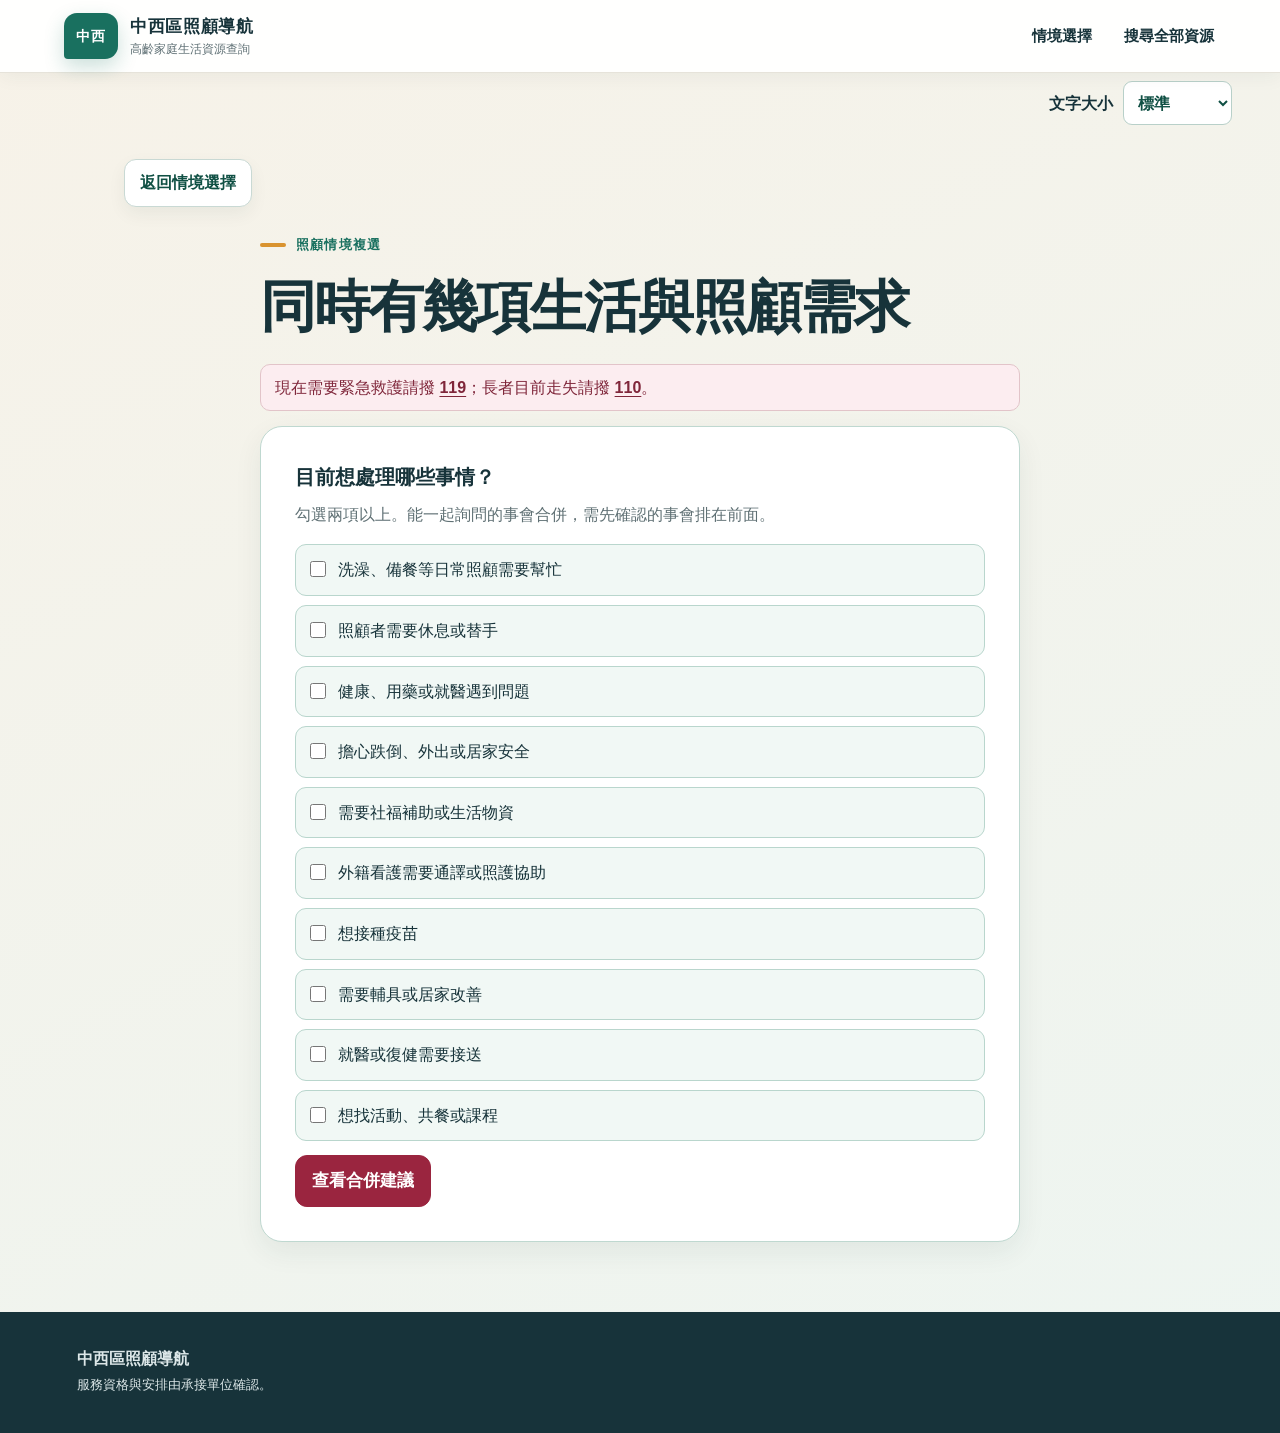
<file: combined.html>
<!doctype html>
<html lang="zh-Hant">
<head>
  <meta charset="utf-8">
  <meta name="viewport" content="width=device-width, initial-scale=1">
  <meta name="theme-color" content="#19705f">
  <meta name="description" content="同時選擇中西區家庭遇到的照顧困難，查看可以一起處理的建議和聯絡窗口。">
  <title>同時有幾項生活與照顧需求｜中西區照顧導航</title>
  <link rel="icon" href="favicon-32.png">
  <link rel="stylesheet" href="styles.css?v=20261126-scenarios">
  <script src="reading.js?v=20261125-2" defer></script>
  <script src="local-resources.js?v=20261126-scenarios" defer></script>
  <script src="scenario-data.js?v=20261126-scenarios" defer></script>
  <script src="app.js?v=20261126-scenarios" defer></script>
  <script src="combined.js?v=20261126-scenarios" defer></script>
</head>
<body class="result-page-body">
  <a class="skip-link" href="#main">跳到主要內容</a>
  <header class="site-header">
    <a class="brand" href="index.html" aria-label="返回中西區照顧導航首頁">
      <span class="brand-mark" aria-hidden="true">中西</span>
      <span><strong>中西區照顧導航</strong><small>高齡家庭生活資源查詢</small></span>
    </a>
    <nav aria-label="主要選單">
      <a href="index.html#guide">情境選擇</a>
      <a href="index.html#resources">搜尋全部資源</a>
    </nav>
  </header>
  <main class="result-page-main" id="main">
    <a class="result-back" href="index.html#guide">返回情境選擇</a>
    <section class="bathing-guide" aria-labelledby="combined-heading">
      <p class="eyebrow">照顧情境複選</p>
      <h1 id="combined-heading">同時有幾項生活與照顧需求</h1>
      <p class="urgent-note">現在需要緊急救護請撥 <a href="tel:119">119</a>；長者目前走失請撥 <a href="tel:110">110</a>。</p>
      <form class="bathing-card combined-form" id="combined-form">
        <fieldset>
          <legend>目前想處理哪些事情？</legend>
          <p>勾選兩項以上。能一起詢問的事會合併，需先確認的事會排在前面。</p>
          <div class="combined-options">
            <label><input name="need" value="care" type="checkbox"> <span>洗澡、備餐等日常照顧需要幫忙</span></label>
            <label><input name="need" value="rest" type="checkbox"> <span>照顧者需要休息或替手</span></label>
            <label><input name="need" value="health" type="checkbox"> <span>健康、用藥或就醫遇到問題</span></label>
            <label><input name="need" value="safety" type="checkbox"> <span>擔心跌倒、外出或居家安全</span></label>
            <label><input name="need" value="welfare" type="checkbox"> <span>需要社福補助或生活物資</span></label>
            <label><input name="need" value="migrant" type="checkbox"> <span>外籍看護需要通譯或照護協助</span></label>
            <label><input name="need" value="vaccine" type="checkbox"> <span>想接種疫苗</span></label>
            <label><input name="need" value="assistive" type="checkbox"> <span>需要輔具或居家改善</span></label>
            <label><input name="need" value="transport" type="checkbox"> <span>就醫或復健需要接送</span></label>
            <label><input name="need" value="community" type="checkbox"> <span>想找活動、共餐或課程</span></label>
          </div>
        </fieldset>
        <fieldset class="combined-status" id="combined-status" hidden>
          <legend>長輩目前有使用長照服務嗎？</legend>
          <div class="combined-options">
            <label><input name="care-status" value="existing" type="radio"> <span>有，目前有使用</span></label>
            <label><input name="care-status" value="new" type="radio"> <span>沒有，目前沒使用</span></label>
            <label><input name="care-status" value="unknown" type="radio" checked> <span>不確定，或不知道怎麼聯絡個管員</span></label>
          </div>
        </fieldset>
        <p class="combined-error" id="combined-error" role="alert" hidden>請至少選兩項。如果現在只有一項，可以返回情境選擇。</p>
        <button class="bathing-action" type="submit">查看合併建議</button>
      </form>
      <div class="combined-results" id="combined-results" hidden>
        <h2 id="combined-results-title" tabindex="-1">這幾件事可以這樣處理</h2>
        <p id="combined-summary" class="combined-summary"></p>
        <div id="combined-cards"></div>
        <button class="bathing-help combined-edit" id="combined-edit" type="button">修改我選的情境</button>
      </div>
    </section>
  </main>
  <footer><div><strong>中西區照顧導航</strong><p>服務資格與安排由承接單位確認。</p></div></footer>
</body>
</html>
</file>
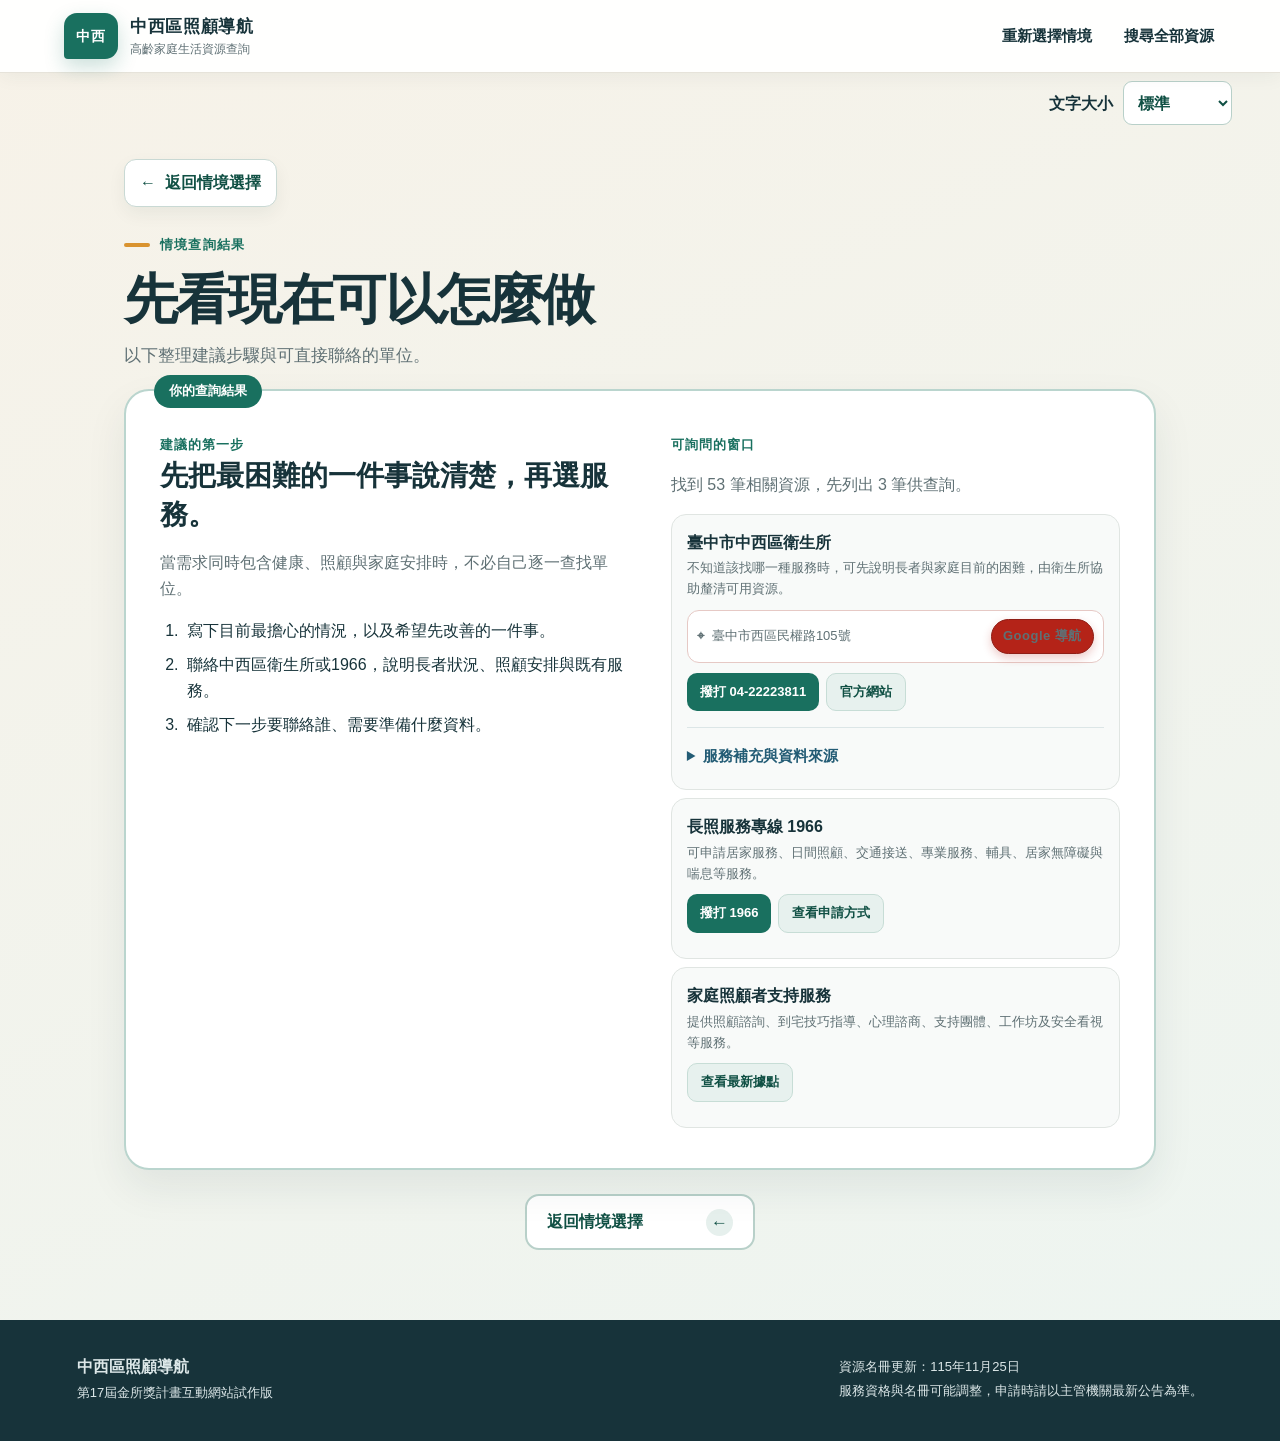
<file: result.html>
<!doctype html>
<html lang="zh-Hant">
<head>
  <meta charset="utf-8" />
  <meta name="viewport" content="width=device-width, initial-scale=1" />
  <meta name="description" content="中西區照顧導航情境查詢結果與可聯絡資源。" />
  <meta name="theme-color" content="#19705f" />
  <meta name="application-name" content="中西區照顧" />
  <meta name="apple-mobile-web-app-title" content="中西區照顧" />
  <meta name="apple-mobile-web-app-capable" content="yes" />
  <meta name="apple-mobile-web-app-status-bar-style" content="default" />
  <title>查詢結果｜中西區照顧導航</title>
  <link rel="apple-touch-icon" sizes="180x180" href="apple-touch-icon.png?v=20261118-2" />
  <link rel="icon" type="image/png" sizes="32x32" href="favicon-32.png?v=20261118-2" />
  <link rel="manifest" href="site.webmanifest?v=20261118-2" />
  <link rel="stylesheet" href="styles.css?v=20261126-scenarios" />
  <script src="reading.js?v=20261125-2" defer></script>
</head>
<body class="result-page-body">
  <a class="skip-link" href="#main">跳到查詢結果</a>
  <header class="site-header">
    <a class="brand" href="index.html" aria-label="返回中西區照顧導航首頁">
      <span class="brand-mark" aria-hidden="true">中西</span>
      <span><strong>中西區照顧導航</strong><small>高齡家庭生活資源查詢</small></span>
    </a>
    <nav aria-label="結果頁選單">
      <a href="index.html#guide">重新選擇情境</a>
      <a href="index.html#resources">搜尋全部資源</a>
    </nav>
  </header>

  <main id="main" class="result-page-main">
    <a class="result-back" href="index.html#guide"><span aria-hidden="true">←</span> 返回情境選擇</a>
    <section class="result-page-intro" id="result-intro">
      <p class="eyebrow">情境查詢結果</p>
      <h1>先看現在可以怎麼做</h1>
      <p>以下整理建議步驟與可直接聯絡的單位。</p>
    </section>

    <section class="result-panel" id="result-panel" data-topic="start" aria-live="polite">
      <div class="result-label">你的查詢結果</div>
      <div class="result-copy">
        <p class="result-kicker">建議的第一步</p>
        <h2 id="result-title"></h2>
        <p id="result-description"></p>
        <ol id="result-steps"></ol>
        <p class="bathing-script result-script" id="result-script" hidden></p>
        <div id="result-related" class="action-row"></div>
        <a class="care-bathing-link" id="care-bathing-link" href="result.html?topic=bathing" hidden>長輩洗澡需要人幫？查看適合的聯絡方式</a>
      </div>
      <div>
        <p class="result-kicker">可詢問的窗口</p>
        <label id="scenario-location-wrap" class="scenario-location" hidden>選擇方便前往的地區
          <select id="scenario-location"><option value="all">中區與西區</option><option value="中區">中區</option><option value="西區">西區</option></select>
        </label>
        <p id="result-resource-note"></p><p id="result-resource-count" class="result-count" aria-live="polite"></p>
        <div id="result-resources" class="result-resources"></div>
        <a class="action-link web result-more" id="result-more" hidden></a>
      </div>
    </section>

    <section class="bathing-guide" id="bathing-guide" aria-labelledby="bathing-title" hidden>
      <p class="eyebrow">日常照顧</p>
      <h1 id="bathing-title">長輩洗澡需要人幫</h1>
      <div class="bathing-card" data-bathing-state="choose">
        <h2 tabindex="-1">長輩目前有使用長照服務嗎？</h2>
        <p>居服員到家、日間照顧和長照交通接送，都可能是目前使用的長照服務。</p>
        <div class="bathing-options">
          <a href="#has-care">有，目前有使用</a>
          <a href="#no-care">沒有，目前沒使用</a>
          <a href="#not-sure">不確定，或不知道怎麼聯絡個管員</a>
        </div>
      </div>
      <div class="bathing-card" data-bathing-state="has-care" hidden>
        <p class="bathing-label">目前有使用長照</p>
        <h2 tabindex="-1">請原長照個管員評估能否調整服務</h2>
        <p>先查看手邊的長照服務資料，找原本協助安排服務的個管員。告訴對方，除了現在已有的協助，洗澡也開始需要人幫忙。</p>
        <p class="bathing-script"><strong>聯絡時可以這樣說</strong>「長輩目前有使用長照服務，最近洗澡需要人幫忙。能不能請您評估，現有服務是否可以調整？」</p>
        <a class="bathing-help" href="#not-sure">找不到個管員的聯絡方式</a>
      </div>
      <div class="bathing-card" data-bathing-state="no-care" hidden>
        <p class="bathing-label">目前沒有使用長照</p>
        <h2 tabindex="-1">撥打1966，洽詢長照評估</h2>
        <p>先說明洗澡需要哪一種協助。是否適用居家服務，以及可以怎麼安排，由長照管理中心評估。</p>
        <p class="bathing-script"><strong>聯絡時可以這樣說</strong>「長輩住在臺中市中區或西區，目前沒有使用長照，最近洗澡需要人幫忙，想詢問怎麼申請評估。」</p>
        <a class="bathing-action" href="tel:1966">撥打長照專線 1966</a>
      </div>
      <div class="bathing-card" data-bathing-state="not-sure" hidden>
        <p class="bathing-label">不確定或找不到聯絡人</p>
        <h2 tabindex="-1">打給中西區衛生所，詢問該聯絡誰</h2>
        <p>可以說明現在是否有人到家中服務，或帶著手邊的服務資料一起詢問。若你只知道服務單位名稱，也可以先說出名稱。</p>
        <p class="bathing-script"><strong>聯絡時可以這樣說</strong>「長輩洗澡需要人幫忙。我不確定家裡目前用的是不是長照服務，想請問接下來可以聯絡誰？」</p>
        <a class="bathing-action" href="tel:0422223811">撥打衛生所 04-2222-3811</a>
      </div>
      <a class="bathing-restart" id="bathing-restart" href="#choose" hidden>重新回答這個問題</a>
    </section>

    <div class="result-page-actions">
      <a class="button secondary" href="index.html#guide"><span>返回情境選擇</span><b aria-hidden="true">←</b></a>
    </div>
  </main>

  <footer>
    <div><strong>中西區照顧導航</strong><p>第17屆金所獎計畫互動網站試作版</p></div>
    <div><p>資源名冊更新：115年11月25日</p><p>服務資格與名冊可能調整，申請時請以主管機關最新公告為準。</p></div>
  </footer>
  <script src="local-resources.js?v=20261126-scenarios"></script>
  <script src="scenario-data.js?v=20261126-scenarios"></script>
  <script src="app.js?v=20261126-scenarios"></script>
</body>
</html>
</file>
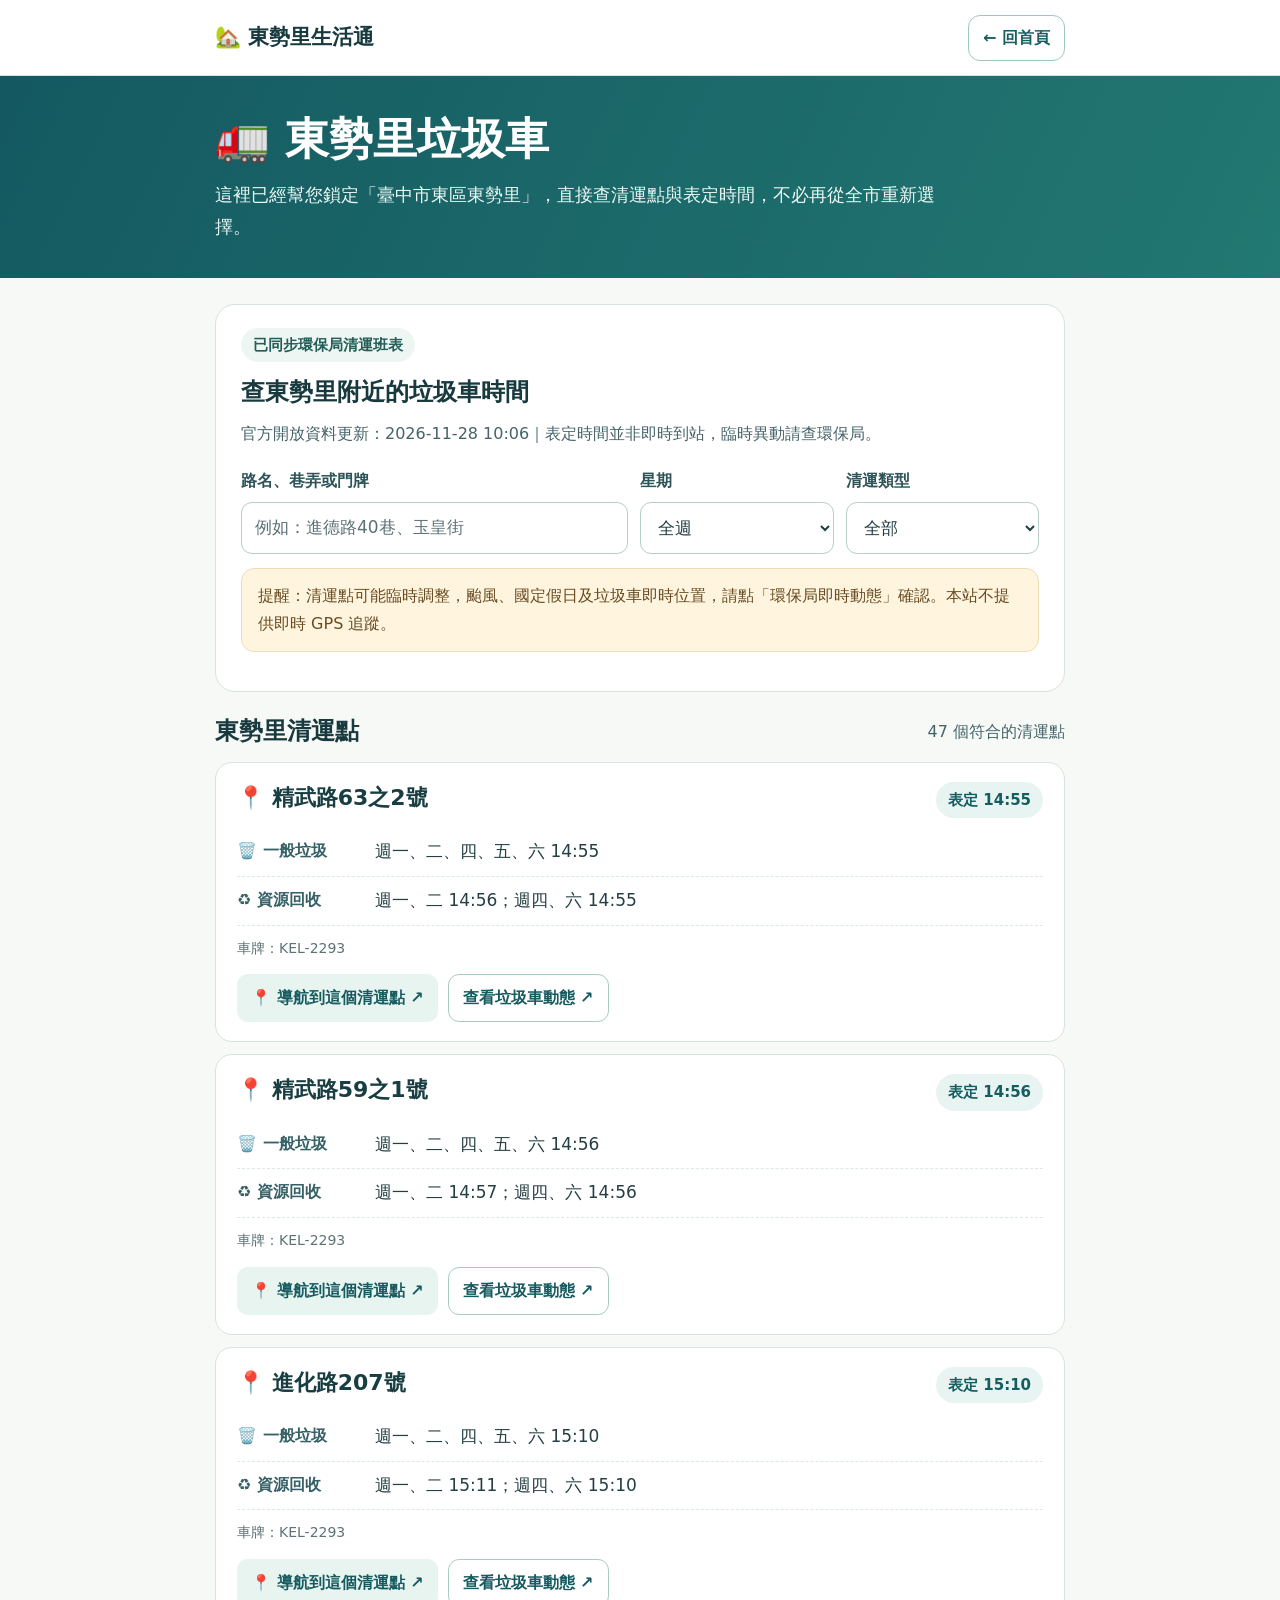
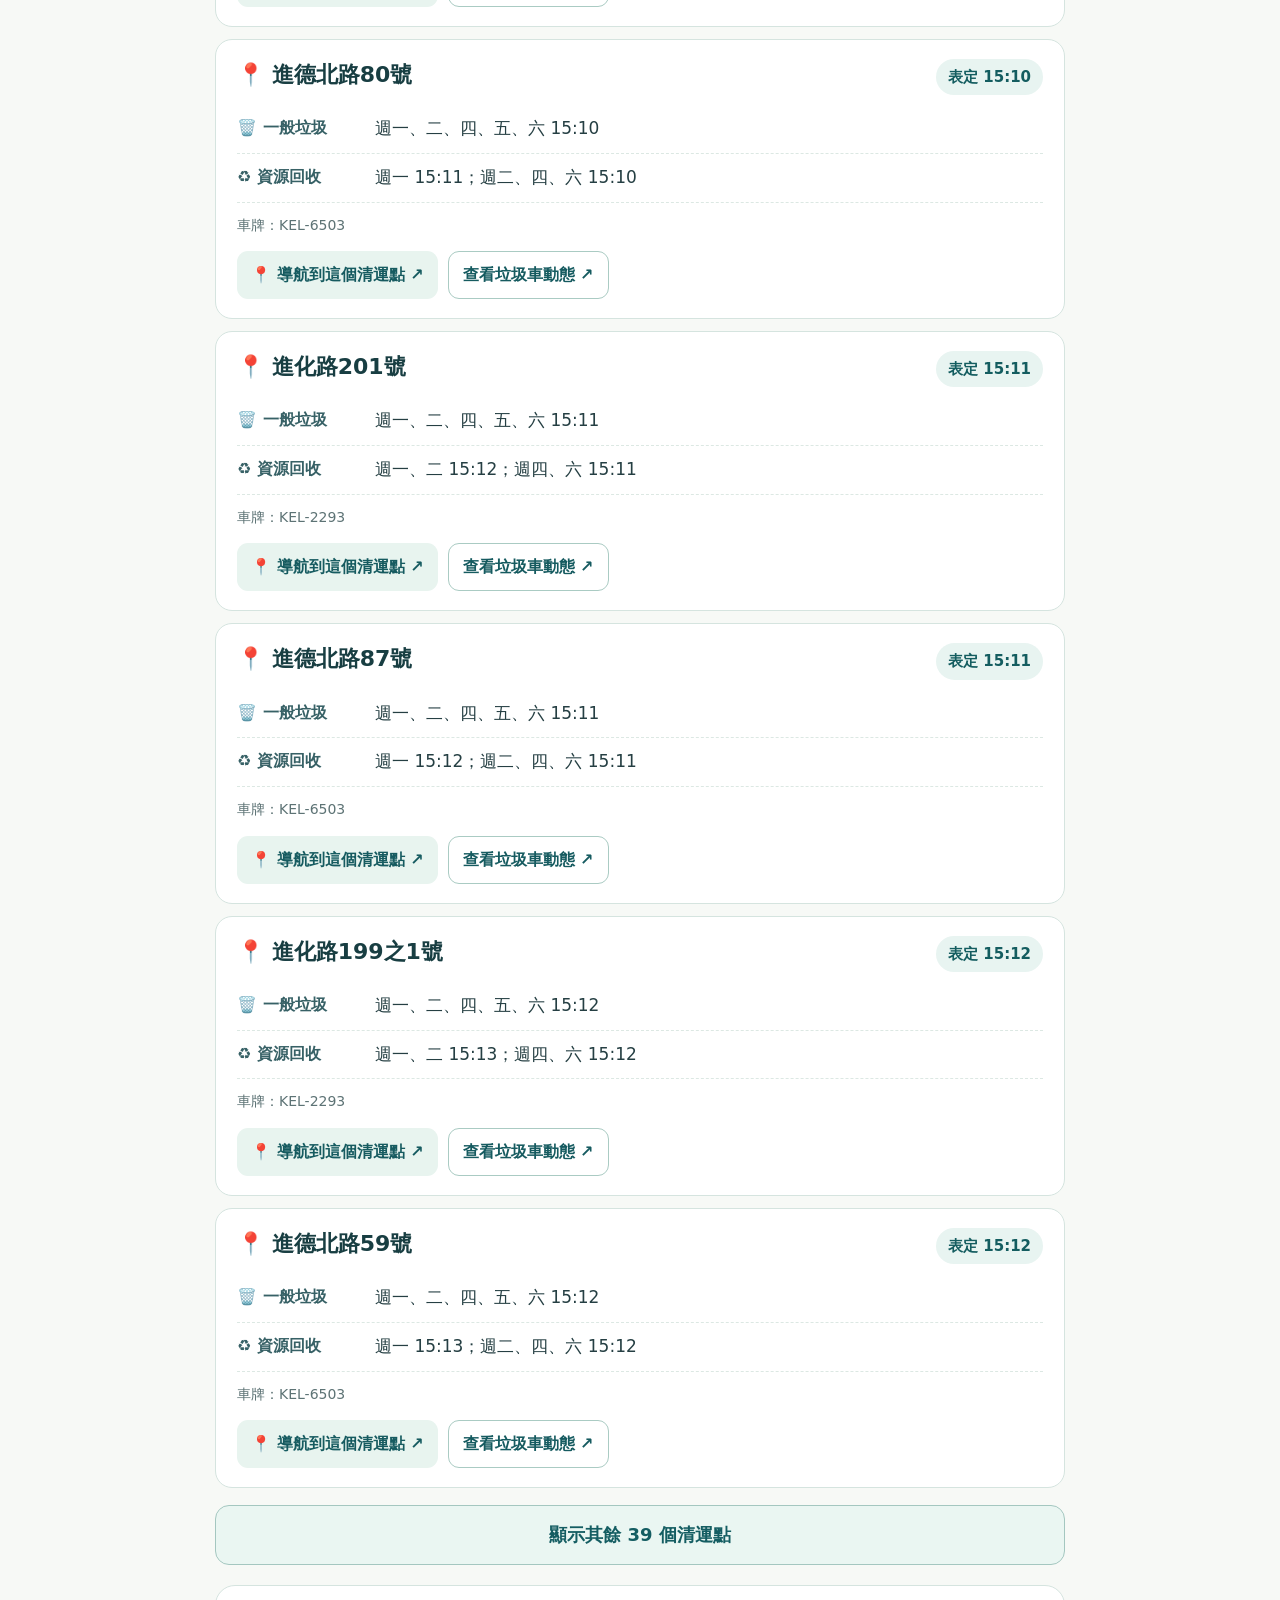
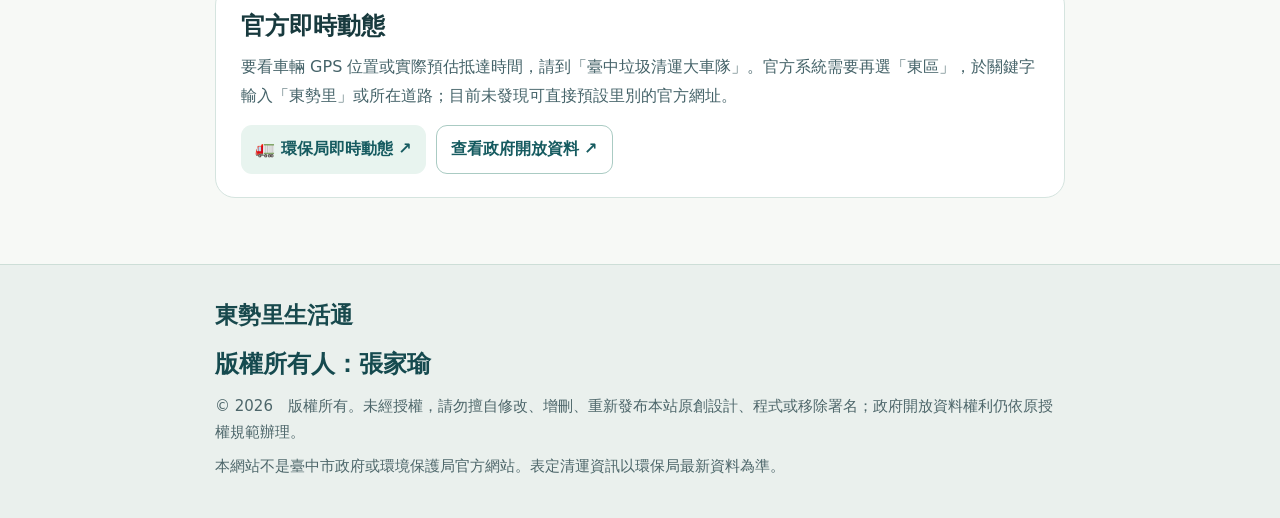
<file: dongshi-lifehub/garbage.html>
<!doctype html>
<html lang="zh-Hant">
<head>
<meta charset="utf-8">
<meta name="viewport" content="width=device-width,initial-scale=1">
<meta name="theme-color" content="#155e62">
<meta name="author" content="張家瑜">
<meta name="copyright" content="© 2026 張家瑜">
<meta name="description" content="臺中市東區東勢里專用垃圾車清運時間、收運點路名搜尋與官方垃圾車即時動態入口。">
<title>東勢里垃圾車時間與清運點｜東勢里生活通</title>
<style>
:root{--teal:#155e62;--ink:#183a3e;--muted:#456369;--line:#d5e4df;--cream:#f7f9f6;--mint:#e8f5ef;--warning:#fff5df}
*{box-sizing:border-box}
html{scroll-behavior:smooth}
body{margin:0;background:var(--cream);color:var(--ink);font-family:system-ui,-apple-system,"Noto Sans TC","Microsoft JhengHei",sans-serif;font-size:18px;line-height:1.75}
a{color:var(--teal)}button,input,select{font:inherit}
a:focus-visible,button:focus-visible,input:focus-visible,select:focus-visible{outline:3px solid #ecaf57;outline-offset:3px}
.wrap{width:min(850px,calc(100% - 32px));margin:0 auto}
header{background:#fff;border-bottom:1px solid var(--line)}
header .wrap{min-height:75px;display:flex;align-items:center;justify-content:space-between;gap:15px}
.brand{font-weight:900;color:var(--ink);text-decoration:none;font-size:21px}
.home{font-size:16px;font-weight:800;text-decoration:none;border:1px solid #9fc7ba;border-radius:12px;padding:8px 14px;white-space:nowrap}
.hero{background:linear-gradient(115deg,#145961,#227872);color:#fff}
.hero .wrap{padding:34px 0 36px}
.hero h1{font-size:clamp(32px,5.4vw,44px);line-height:1.3;margin:0 0 12px}
.hero p{font-size:18px;color:#ebf8f4;max-width:720px;margin:0}
main{padding:26px 0 48px}
.box{background:#fff;border:1px solid var(--line);border-radius:20px;padding:23px 25px;margin-bottom:18px}
.status-label{display:inline-flex;align-items:center;gap:7px;border-radius:100px;background:#edf6f2;color:#245e59;font-size:15px;padding:4px 12px;font-weight:800}
h2{font-size:24px;line-height:1.45;margin:0 0 10px}
.desc{font-size:16px;color:var(--muted);margin:6px 0 14px}
.hint{padding:13px 16px;background:var(--warning);border:1px solid #edddb7;border-radius:13px;color:#684b22;font-size:16px;line-height:1.75;margin-top:14px}
.filterbar{display:grid;grid-template-columns:2fr 1fr 1fr;gap:12px;margin-top:19px}
label{display:block;color:#2e5458;font-size:16px;font-weight:850;margin-bottom:7px}
input,select{width:100%;min-height:52px;border:1px solid #b7cec8;border-radius:11px;padding:10px 13px;background:#fff;color:#223d42;font-size:17px}
input::placeholder{color:#5c7075}
.results-header{display:flex;gap:10px;align-items:center;justify-content:space-between;flex-wrap:wrap;margin:22px 0 13px}
.results-header h2{margin:0}
.result-count{color:#426369;font-size:16px}
.card{background:#fff;border:1px solid var(--line);border-radius:17px;padding:19px 21px;margin:0 0 12px}
.card-top{display:flex;align-items:baseline;justify-content:space-between;gap:10px;flex-wrap:wrap;margin-bottom:10px}
.card h3{font-size:22px;line-height:1.45;margin:0;color:#183e42}
.timepill{font-size:15px;font-weight:850;background:#e8f4f1;color:#145d60;padding:5px 12px;border-radius:100px}
.schedule{padding:9px 0;border-bottom:1px dashed #dce8e3;display:grid;grid-template-columns:128px 1fr;gap:10px}
.schedule:last-of-type{border-bottom:0}
.schedule-label{color:#376166;font-size:16px;font-weight:800}
.schedule-value{color:#253f43;font-size:17px}
.meta{color:#5d7375;font-size:14px;margin:10px 0 12px}
.actions{display:flex;gap:10px;flex-wrap:wrap;margin-top:14px}
.action{background:#e8f4ef;color:#165b60;padding:9px 14px;border-radius:11px;text-decoration:none;font-size:16px;font-weight:800;min-height:46px;display:inline-flex;align-items:center}
.action.outline{border:1px solid #aacbc3;background:#fff}
.action:focus-visible,.action:hover{background:#d4eae1}
.no-results{text-align:center;background:#fff;border:1px solid var(--line);border-radius:15px;padding:28px 20px;color:#4a6266}
#more{width:100%;border:1px solid #a4c7c0;background:#eaf6f2;color:#145d62;font-size:18px;font-weight:900;padding:13px;border-radius:14px;margin-top:5px}
#more[hidden]{display:none}
.source{margin-top:20px;line-height:1.8}
.source a{font-weight:800}
footer{padding:30px 0;background:#eaf0ed;border-top:1px solid #cdded7}
footer strong{font-size:23px;color:#18494d}
footer p{font-size:15px;color:#4d666a;margin:8px 0}
footer .owner{font-size:24px;color:#154a4f;font-weight:900}
@media(max-width:680px){
body{font-size:17px}
header .wrap{min-height:68px}
.brand{font-size:19px}
.home{font-size:15px;padding:7px 9px}
.hero .wrap{padding:27px 0}
.hero p{font-size:17px}
.box{padding:18px 16px}
h2{font-size:22px}
.filterbar{grid-template-columns:1fr 1fr;gap:12px}
.filterbar .wide{grid-column:1/-1}
.card{padding:17px 15px}
.card h3{font-size:21px}
.schedule{grid-template-columns:1fr;gap:1px;padding:10px 0}
.schedule-label{font-size:15px}
.schedule-value{font-size:16px}
.actions .action{flex:1;justify-content:center;font-size:15px}
.timepill{font-size:15px}
}
@media(max-width:340px){.filterbar{grid-template-columns:1fr}.filterbar .wide{grid-column:1}.actions{flex-direction:column}}
</style>
</head>
<body>
<header><div class="wrap"><a class="brand" href="./">🏡 東勢里生活通</a><a class="home" href="./">← 回首頁</a></div></header>
<section class="hero"><div class="wrap">
  <h1>🚛 東勢里垃圾車</h1>
  <p>這裡已經幫您鎖定「臺中市東區東勢里」，直接查清運點與表定時間，不必再從全市重新選擇。</p>
</div></section>
<main class="wrap">
  <section class="box" aria-labelledby="lookupTitle">
    <span id="sourceStatus" class="status-label">讀取清運班表中</span>
    <h2 id="lookupTitle" style="margin-top:13px">查東勢里附近的垃圾車時間</h2>
    <p class="desc" id="dataNote">清運點班表是預定時間，不等於垃圾車目前所在位置。</p>
    <div class="filterbar">
      <div class="wide"><label for="streetSearch">路名、巷弄或門牌</label><input id="streetSearch" type="search" placeholder="例如：進德路40巷、玉皇街" autocomplete="off"></div>
      <div><label for="dayFilter">星期</label><select id="dayFilter">
        <option value="">全週</option><option value="一">星期一</option><option value="二">星期二</option><option value="三">星期三</option><option value="四">星期四</option><option value="五">星期五</option><option value="六">星期六</option><option value="日">星期日</option>
      </select></div>
      <div><label for="typeFilter">清運類型</label><select id="typeFilter">
        <option value="all">全部</option><option value="garbage">一般垃圾</option><option value="recycling">資源回收</option>
      </select></div>
    </div>
    <p class="hint">提醒：清運點可能臨時調整，颱風、國定假日及垃圾車即時位置，請點「環保局即時動態」確認。本站不提供即時 GPS 追蹤。</p>
  </section>
  <section aria-labelledby="listTitle">
    <div class="results-header"><h2 id="listTitle">東勢里清運點</h2><span id="resultCount" class="result-count">資料讀取中</span></div>
    <div id="stops" aria-live="polite"><div class="no-results">正在讀取東勢里清運點……</div></div>
    <button id="more" type="button" hidden>顯示更多清運點</button>
  </section>
  <section class="box source">
    <h2>官方即時動態</h2>
    <p class="desc">要看車輛 GPS 位置或實際預估抵達時間，請到「臺中垃圾清運大車隊」。官方系統需要再選「東區」，於關鍵字輸入「東勢里」或所在道路；目前未發現可直接預設里別的官方網址。</p>
    <div class="actions">
      <a class="action" href="https://cleaner.epb.taichung.gov.tw/" target="_blank" rel="noopener noreferrer">🚛 環保局即時動態 ↗</a>
      <a class="action outline" href="https://data.gov.tw/dataset/84004" target="_blank" rel="noopener noreferrer">查看政府開放資料 ↗</a>
    </div>
  </section>
</main>
<footer><div class="wrap">
  <strong>東勢里生活通</strong>
  <p class="owner">版權所有人：張家瑜</p>
  <p>© 2026　版權所有。未經授權，請勿擅自修改、增刪、重新發布本站原創設計、程式或移除署名；政府開放資料權利仍依原授權規範辦理。</p>
  <p>本網站不是臺中市政府或環境保護局官方網站。表定清運資訊以環保局最新資料為準。</p>
</div></footer>
<script>
(()=>{
'use strict';
const $=id=>document.getElementById(id);
const official='https://cleaner.epb.taichung.gov.tw/';
let all=[],showAll=false;
const days=['一','二','三','四','五','六','日'];
const clean=v=>v==null?'':String(v).trim();
const el=(tag,text='',cls='')=>{const e=document.createElement(tag);e.textContent=text;if(cls)e.className=cls;return e;};
const norm=s=>clean(s).toLowerCase().replace(/\s+/g,'').replace(/台/g,'臺');
function dayText(obj,day){
 if(!obj||typeof obj!=='object')return '';
 const entries=days.filter(d=>clean(obj[d])&&(!day||d===day)).map(d=>[d,clean(obj[d])]);
 const byTime=new Map();
 for(const [d,time] of entries){if(!byTime.has(time))byTime.set(time,[]);byTime.get(time).push(d);}
 return [...byTime].map(([time,ds])=>'週'+ds.join('、')+' '+time).join('；');
}
function passes(stop){
 const query=norm($('streetSearch').value),day=$('dayFilter').value,kind=$('typeFilter').value;
 if(query&&!norm(stop.address+' '+stop.car).includes(query))return false;
 const includesDay=map=>!day||Boolean(map?.[day]);
 if(kind==='garbage')return Object.keys(stop.garbage||{}).length>0&&includesDay(stop.garbage);
 if(kind==='recycling')return Object.keys(stop.recycling||{}).length>0&&includesDay(stop.recycling);
 return (Object.keys(stop.garbage||{}).length>0&&includesDay(stop.garbage))||
        (Object.keys(stop.recycling||{}).length>0&&includesDay(stop.recycling));
}
function createStop(stop){
 const card=el('article','','card');
 const top=el('div','','card-top');
 top.appendChild(el('h3','📍 '+clean(stop.address)));
 const targetDay=$('dayFilter').value;
 const times=[...Object.values(stop.garbage||{}),...Object.values(stop.recycling||{})].filter(Boolean).sort();
 if(times.length)top.appendChild(el('span','表定 '+times[0],'timepill'));
 card.appendChild(top);
 function addSchedule(label,map,cls){
   const val=dayText(map,targetDay);if(!val)return;
   const row=el('div','','schedule');
   row.appendChild(el('span',label,'schedule-label'));
   row.appendChild(el('span',val,'schedule-value'));card.appendChild(row);
 }
 const k=$('typeFilter').value;
 if(k!=='recycling')addSchedule('🗑️ 一般垃圾',stop.garbage);
 if(k!=='garbage')addSchedule('♻️ 資源回收',stop.recycling);
 if(clean(stop.car))card.appendChild(el('p','車牌：'+stop.car,'meta'));
 const actions=el('div','','actions');
 const address='臺中市東區'+clean(stop.address);
 const nav=document.createElement('a');
 nav.href='https://www.google.com/maps/dir/?api=1&destination='+encodeURIComponent(address);
 nav.target='_blank';nav.rel='noopener noreferrer';nav.className='action';nav.textContent='📍 導航到這個清運點 ↗';actions.appendChild(nav);
 const monitor=document.createElement('a');
 monitor.href=official;monitor.target='_blank';monitor.rel='noopener noreferrer';monitor.className='action outline';monitor.textContent='查看垃圾車動態 ↗';actions.appendChild(monitor);
 card.appendChild(actions);
 return card;
}
function render(){
 const q=clean($('streetSearch').value),selected=all.filter(passes).sort((a,b)=>{
  const earliest=s=>[...Object.values(s.garbage||{}),...Object.values(s.recycling||{})].filter(Boolean).sort()[0]||'99:99';
  return earliest(a).localeCompare(earliest(b))||a.address.localeCompare(b.address,'zh-Hant');
 });
 const visible=showAll||q?selected:selected.slice(0,8),list=$('stops');
 list.replaceChildren();
 $('resultCount').textContent=selected.length+' 個符合的清運點';
 if(!selected.length){
   list.appendChild(el('div','沒有符合的清運點，請換個路名或清運日期，必要時到官方網站查詢。','no-results'));
 }else{
   visible.forEach(stop=>list.appendChild(createStop(stop)));
 }
 $('more').hidden=showAll||q||selected.length<=8;
 $('more').textContent='顯示其餘 '+(selected.length-8)+' 個清運點';
}
['streetSearch','dayFilter','typeFilter'].forEach(id=>$(id).addEventListener('input',()=>{showAll=false;render();}));
$('more').addEventListener('click',()=>{showAll=true;render();});
fetch('./data/garbage.json?nocache='+Date.now(),{cache:'no-store'})
.then(r=>{if(!r.ok)throw Error('Timetable missing');return r.json();})
.then(data=>{
 all=Array.isArray(data.stops)?data.stops.filter(s=>s&&s.address):[];
 const officialNow=data.source==='official';
 $('sourceStatus').textContent=officialNow?'已同步環保局清運班表':'東勢里參考清運班表';
 $('dataNote').textContent=(officialNow?'官方開放資料更新：'+clean(data.updated_at).replace('T',' ').slice(0,16):
   '目前為公開清運點參考資料，尚待官方資料自動同步。')+'｜表定時間並非即時到站，臨時異動請查環保局。';
 render();
})
.catch(()=>{
 $('sourceStatus').textContent='暫時無法讀取班表';
 $('dataNote').textContent='請先使用下方環保局即時查詢。';
 $('stops').replaceChildren(el('div','班表暫時無法載入，請改用環保局官方查詢。','no-results'));
 $('resultCount').textContent='無法讀取';
});
})();
</script>
</body>
</html>
</file>
<file: styles.css>
:root {
  --ink: #17333a;
  --muted: #5f7074;
  --cream: #f7f2e8;
  --white: #fff;
  --green: #19705f;
  --green-dark: #105044;
  --blue: #347aa6;
  --coral: #d95f4c;
  --purple: #725da2;
  --amber: #d9932f;
  --line: #d9dfdc;
  --shadow: 0 18px 45px rgba(25, 51, 58, .11);
}
* { box-sizing: border-box; }
html { scroll-behavior: smooth; }
body { margin: 0; overflow-wrap: anywhere; color: var(--ink); background: var(--cream); font-family: "Noto Sans TC", "PingFang TC", "Microsoft JhengHei", sans-serif; line-height: 1.6; }
a { color: inherit; }
button, input, select { font: inherit; }
button { color: inherit; }
.skip-link { position: absolute; left: -999px; top: 8px; z-index: 20; padding: 10px 14px; background: #fff; }
.skip-link:focus { left: 8px; }
.site-header { position: sticky; top: 0; z-index: 20; display: flex; justify-content: space-between; align-items: center; padding: 13px clamp(18px, 5vw, 72px); background: rgba(255,255,255,.94); border-bottom: 1px solid #e6e3da; box-shadow: 0 4px 18px rgba(23,51,58,.05); backdrop-filter: blur(14px); }
.brand { display: flex; gap: 12px; align-items: center; text-decoration: none; }
.brand-mark { display: grid; place-items: center; width: 54px; height: 46px; color: #fff; background: var(--green); border-radius: 13px 13px 13px 4px; box-shadow: 0 8px 20px rgba(25,112,95,.22); font-size: 0.875rem; font-weight: 900; letter-spacing: .06em; }
.brand strong, .brand small { display: block; }
.brand strong { font-size: 1.0625rem; letter-spacing: .04em; }
.brand small { color: var(--muted); font-size: 0.75rem; }
nav { display: flex; gap: 28px; }
nav a { padding: 8px 2px; text-decoration: none; font-size: 0.9375rem; font-weight: 800; }
nav a:hover { color: var(--green); }

.hero { display: grid; grid-template-columns: minmax(0, 1fr) minmax(380px, .78fr); gap: clamp(38px, 6vw, 74px); max-width: 1220px; margin: 0 auto; padding: clamp(60px, 7vw, 94px) 24px 48px; align-items: center; }
.hero-copy { position: relative; }
.hero-copy::before { content: ""; position: absolute; z-index: -1; width: 320px; height: 320px; left: -180px; top: -90px; background: #e4eee5; border-radius: 50%; }
.eyebrow { display: inline-flex; align-items: center; gap: 10px; margin: 0 0 14px; color: var(--green); font-size: 0.8125rem; font-weight: 900; letter-spacing: .09em; }
.eyebrow::before { content: ""; width: 26px; height: 4px; background: var(--amber); border-radius: 6px; }
h1 { margin: 0; max-width: 730px; font-family: "Noto Serif TC", "Songti TC", serif; font-size: clamp(2.8125rem, 6.2vw, 4.75rem); line-height: 1.16; letter-spacing: -.035em; }
h1 span { color: var(--green); }
.lead { max-width: 670px; margin: 24px 0; color: #52676b; font-size: clamp(1.0625rem, 1.8vw, 1.3125rem); }
.hero-actions { display: flex; flex-wrap: wrap; gap: 12px; }
.button { display: inline-flex; align-items: center; justify-content: space-between; gap: 20px; min-width: 190px; min-height: 56px; padding: 12px 20px; border-radius: 14px; text-decoration: none; font-weight: 900; transition: transform .18s, box-shadow .18s; }
.button:hover { transform: translateY(-2px); }
.button b { display: grid; place-items: center; width: 27px; height: 27px; border-radius: 50%; font-size: 1.0625rem; }
.button.primary { color: #fff; background: var(--coral); box-shadow: 0 12px 24px rgba(217,95,76,.25); }
.button.primary b { background: rgba(255,255,255,.18); }
.button.secondary { color: var(--green-dark); background: #fff; border: 2px solid #b8d0c9; }
.button.secondary b { background: #e6f0ed; }
.privacy-note { margin: 16px 0 0; color: var(--muted); font-size: 0.8125rem; font-weight: 700; }
.privacy-note span { color: var(--green); }

.quick-panel { padding: 22px; background: #fff; border: 1px solid #e4dfd3; border-radius: 26px; box-shadow: var(--shadow); }
.quick-title { display: flex; justify-content: space-between; align-items: baseline; margin: 0 4px 14px; }
.quick-title span { color: var(--muted); font-size: 0.8125rem; font-weight: 800; }
.quick-title strong { font-family: "Noto Serif TC", serif; font-size: 1.5rem; }
.quick-link { display: grid; grid-template-columns: 48px 1fr auto; gap: 13px; align-items: center; min-height: 78px; margin: 9px 0; padding: 12px 14px; border: 1px solid transparent; border-radius: 17px; text-decoration: none; transition: transform .18s, box-shadow .18s; }
.quick-link:hover { transform: translateX(4px); box-shadow: 0 8px 18px rgba(23,51,58,.08); }
.quick-icon { display: grid; place-items: center; width: 48px; height: 48px; color: #fff; border-radius: 14px; font-size: 1.0625rem; font-weight: 900; }
.quick-link strong, .quick-link small { display: block; }
.quick-link strong { font-size: 1.0625rem; }
.quick-link small { margin-top: 2px; color: #5c6c70; font-size: 0.75rem; }
.quick-link b { padding: 7px 10px; color: #fff; border-radius: 999px; font-size: 0.75rem; }
.q-health { background: #e8f4ee; border-color: #cce4db; }
.q-health .quick-icon, .q-health b { background: var(--green); }
.q-ltc { background: #eaf3f9; border-color: #d0e2ee; }
.q-ltc .quick-icon, .q-ltc b { background: var(--blue); }
.q-migrant { background: #f0edf7; border-color: #ddd5ec; }
.q-migrant .quick-icon, .q-migrant b { background: var(--purple); }
.emergency-row { display: grid; grid-template-columns: 1fr 1fr; gap: 9px; margin-top: 12px; }
.emergency-row a { display: flex; justify-content: center; align-items: center; gap: 10px; min-height: 58px; color: #fff; background: #b8463a; border-radius: 15px; text-decoration: none; }
.emergency-row a:last-child { background: #394f5e; }
.emergency-row strong { font-size: 1.375rem; }
.emergency-row span { font-size: 0.8125rem; font-weight: 800; }

.info-links { display: grid; grid-template-columns: repeat(4,1fr); gap: 13px; max-width: 1172px; margin: 0 auto 110px; }
.info-link { --info-tone: var(--green); display: grid; grid-template-columns: 48px minmax(0,1fr) 30px; align-items: center; gap: 12px; min-height: 112px; padding: 18px; color: var(--ink); background: #fff; border: 1px solid #dce5e1; border-top: 5px solid var(--info-tone); border-radius: 18px; box-shadow: 0 12px 27px rgba(23,51,58,.08); text-decoration: none; transition: transform .18s, border-color .18s, box-shadow .18s; }
.info-link[data-kind="care"] { --info-tone: var(--blue); }
.info-link[data-kind="welfare"] { --info-tone: #4b7298; }
.info-link[data-kind="family"] { --info-tone: var(--coral); }
.info-link[data-kind="migrant"] { --info-tone: var(--purple); }
.info-link:hover { transform: translateY(-3px); border-color: var(--info-tone); box-shadow: 0 16px 34px rgba(23,51,58,.13); }
.info-link:focus-visible { outline: 3px solid rgba(25,112,95,.18); outline-offset: 3px; }
.info-link-icon { display: grid; place-items: center; width: 48px; height: 48px; color: #fff; background: var(--info-tone); border-radius: 14px; font-size: 1.25rem; font-weight: 900; }
.info-link-copy strong, .info-link-copy small { display: block; }
.info-link-copy strong { font-size: 1.0625rem; line-height: 1.35; }
.info-link-copy small { margin-top: 5px; color: var(--muted); font-size: 0.75rem; line-height: 1.5; }
.info-link > b { display: grid; place-items: center; width: 29px; height: 29px; color: #fff; background: var(--info-tone); border-radius: 50%; font-size: 0.9375rem; }

.guide-section, .resources-section, .about-section { max-width: 1220px; margin: 0 auto; padding: 0 24px 110px; }
.section-heading { margin-bottom: 28px; }
.center-heading { max-width: 780px; margin: 0 auto 34px; text-align: center; }
.center-heading .eyebrow { justify-content: center; }
.section-heading h2, .about-section h2 { margin: 0 0 10px; font-family: "Noto Serif TC", "Songti TC", serif; font-size: clamp(2rem, 4vw, 3.1875rem); line-height: 1.22; }
.section-heading > p:last-child { color: var(--muted); font-size: 1rem; }

.scenario-grid { display: grid; grid-template-columns: repeat(4,minmax(0,1fr)); gap: 14px; }
.scenario { --tone: var(--green); --soft: #e8f4ee; display: grid; grid-template-columns: 58px minmax(0,1fr) 30px; gap: 15px; align-items: center; min-height: 128px; padding: 20px; text-align: left; background: var(--soft); border: 2px solid transparent; border-radius: 22px; cursor: pointer; transition: transform .18s, box-shadow .18s, border-color .18s; }
.scenario[data-topic="care"] { --tone: var(--blue); --soft: #e9f2f8; }
.scenario[data-topic="rest"] { --tone: var(--coral); --soft: #f9ebe7; }
.scenario[data-topic="safety"] { --tone: var(--amber); --soft: #f9f0df; }
.scenario[data-topic="migrant"] { --tone: var(--purple); --soft: #f0ecf6; }
.scenario[data-topic="welfare"] { --tone: #4b7298; --soft: #edf3f9; }
.scenario[data-topic="health"] { --tone: #318a78; --soft: #e8f4f0; }
.scenario:hover { transform: translateY(-3px); border-color: var(--tone); box-shadow: 0 13px 28px rgba(23,51,58,.09); }
.scenario.active { color: #fff; background: var(--tone); border-color: var(--tone); box-shadow: 0 14px 30px rgba(23,51,58,.14); }
.scenario-icon { display: grid; place-items: center; width: 58px; height: 58px; color: var(--tone); background: #fff; border-radius: 17px; box-shadow: 0 6px 15px rgba(23,51,58,.08); }
.scenario-icon svg { width: 30px; height: 30px; fill: none; stroke: currentColor; stroke-width: 1.8; stroke-linecap: round; stroke-linejoin: round; }
.scenario-text strong, .scenario-text small { display: block; }
.scenario-text strong { font-size: 1.125rem; line-height: 1.35; }
.scenario-text small { margin-top: 5px; color: var(--muted); font-size: 0.8125rem; }
.scenario.active .scenario-text small { color: rgba(255,255,255,.85); }
.scenario > b { display: grid; place-items: center; width: 29px; height: 29px; color: var(--tone); background: #fff; border-radius: 50%; }

.result-panel { --result-tone: var(--green); position: relative; display: grid; grid-template-columns: 1.03fr .97fr; gap: 34px; margin-top: 26px; padding: 44px 34px 32px; background: #fff; border: 2px solid #bad5ce; border-radius: 25px; box-shadow: 0 18px 40px rgba(23,51,58,.08); }
.result-panel[data-topic="care"] { --result-tone: var(--blue); border-color: #c1dbea; }
.result-panel[data-topic="rest"] { --result-tone: var(--coral); border-color: #efc7bf; }
.result-panel[data-topic="safety"] { --result-tone: var(--amber); border-color: #ead19f; }
.result-panel[data-topic="migrant"] { --result-tone: var(--purple); border-color: #d3c8e6; }
.result-panel[data-topic="welfare"] { --result-tone: #4b7298; border-color: #c6d7e7; }
.result-panel[data-topic="health"] { --result-tone: #318a78; border-color: #badbd3; }
.result-label { position: absolute; left: 28px; top: -16px; padding: 6px 15px; color: #fff; background: var(--result-tone); border-radius: 999px; font-size: 0.8125rem; font-weight: 900; }
.result-kicker { margin: 0; color: var(--result-tone); font-size: 0.8125rem; font-weight: 900; letter-spacing: .08em; }
.result-copy h3 { margin: 6px 0 9px; font-size: 1.6875rem; line-height: 1.35; }
.result-copy > p:not(.result-kicker) { color: var(--muted); }
.result-copy ol { margin: 16px 0 0; padding-left: 23px; }
.result-copy li { margin: 9px 0; padding-left: 4px; }
.mini-resource { margin: 8px 0; padding: 15px; background: #f8faf9; border: 1px solid #e0e5e2; border-radius: 15px; }
.mini-resource strong, .mini-resource span { display: block; }
.mini-resource strong { font-size: 1rem; }
.mini-resource span { margin: 3px 0 10px; color: var(--muted); font-size: 0.8125rem; }
.mini-resource .action-row { display: flex; flex-wrap: wrap; gap: 7px; }

.action-link { display: inline-flex; align-items: center; justify-content: center; min-height: 38px; padding: 8px 13px; border-radius: 10px; text-decoration: none; font-size: 0.8125rem; font-weight: 900; }
.action-link.phone { color: #fff; background: var(--green); }
.action-link.web { color: var(--green-dark); background: #e7f1ee; border: 1px solid #c7ddd6; }

.resources-section { padding-top: 14px; }
.inline-heading { display: flex; max-width: none; justify-content: space-between; align-items: flex-end; gap: 32px; }
.search-box { display: grid; gap: 6px; color: var(--muted); font-size: 0.8125rem; font-weight: 800; }
.search-box input { width: min(430px, 72vw); min-height: 52px; padding: 13px 16px 13px 46px; background: #fff; border: 2px solid #cbd7d3; border-radius: 14px; font-size: 1rem; }
.search-box input:focus { outline: 3px solid rgba(25,112,95,.14); border-color: var(--green); }
.filter-row { display: flex; flex-wrap: wrap; gap: 8px; margin-bottom: 18px; }
.filter { min-height: 42px; padding: 8px 14px; background: #fff; border: 1px solid #ccd7d4; border-radius: 11px; cursor: pointer; font-size: 0.875rem; font-weight: 800; }
.filter:hover { border-color: var(--green); }
.filter.active { color: #fff; background: var(--green); border-color: var(--green); box-shadow: 0 7px 15px rgba(25,112,95,.17); }
.district-filter-row { display: flex; flex-wrap: wrap; align-items: center; gap: 9px; margin: 0 0 14px; padding: 12px 14px; background: #e8f1ed; border: 1px solid #cddfd7; border-radius: 15px; }
.district-filter-row > span { margin-right: 3px; color: var(--green-dark); font-size: 0.875rem; font-weight: 900; }
.district-filter { min-height: 40px; padding: 7px 15px; color: var(--green-dark); background: #fff; border: 1px solid #b9d0c7; border-radius: 999px; cursor: pointer; font-size: 0.875rem; font-weight: 900; }
.district-filter:hover { border-color: var(--green); }
.district-filter.active { color: #fff; background: var(--green); border-color: var(--green); box-shadow: 0 7px 15px rgba(25,112,95,.17); }
.resource-note { margin: 0 0 20px; padding: 13px 17px; color: #53666a; background: #eef3f0; border-left: 5px solid var(--green); border-radius: 10px; font-size: 0.875rem; }
.resource-grid { display: grid; grid-template-columns: repeat(3,1fr); gap: 15px; }
.resource-card { --card-tone: var(--green); position: relative; display: flex; flex-direction: column; min-height: 290px; overflow: hidden; padding: 23px; background: #fff; border: 1px solid #dce2df; border-radius: 20px; box-shadow: 0 9px 23px rgba(23,51,58,.055); transition: transform .18s, box-shadow .18s; }
.resource-card::before { content: ""; position: absolute; inset: 0 0 auto 0; height: 7px; background: var(--card-tone); }
.resource-card:hover { transform: translateY(-3px); box-shadow: 0 16px 34px rgba(23,51,58,.11); }
.resource-card[data-category="高齡藥局"] { --card-tone: var(--amber); }
.resource-card[data-category="心理支持"] { --card-tone: var(--purple); }
.resource-card[data-category="失智支持"] { --card-tone: var(--coral); }
.resource-card[data-category="社區據點"] { --card-tone: #4e927a; }
.resource-card[data-category="安全"] { --card-tone: #b8463a; }
.resource-card[data-category="社會福利"] { --card-tone: #4b7298; }
.resource-card[data-category="醫療院所"] { --card-tone: #267c8c; }
.resource-card[data-category="復能服務"] { --card-tone: #5a79a5; }
.resource-card[data-category="社區支持"] { --card-tone: #6b7f45; }
.resource-card[data-category="長照"], .resource-card[data-category="居家長照"], .resource-card[data-category="社區長照"], .resource-card[data-category="住宿照顧"] { --card-tone: var(--blue); }
.card-tags { display: flex; flex-wrap: wrap; gap: 7px; align-items: center; margin-top: 2px; }
.resource-card .tag { padding: 5px 9px; color: var(--card-tone); background: #eef4f1; border-radius: 8px; font-size: 0.75rem; font-weight: 900; }
.district-tag { padding: 5px 9px; color: #445a60; background: #edf0f1; border-radius: 8px; font-size: 0.75rem; font-weight: 900; }
.resource-card h3 { margin: 16px 0 8px; font-size: 1.25rem; line-height: 1.35; }
.resource-card p { margin: 0 0 16px; color: var(--muted); font-size: 0.875rem; }
.resource-address { display: grid; grid-template-columns: auto minmax(0,1fr) auto; align-items: center; gap: 8px; margin: 0 0 16px; padding: 10px 11px; color: #244c45; background: #fff; border: 1px solid #e6c9c5; border-radius: 12px; text-decoration: none; transition: border-color .18s, background .18s, box-shadow .18s, transform .18s; }
.resource-address:hover { background: #fff7f6; border-color: #b42318; box-shadow: 0 7px 16px rgba(180,35,24,.12); transform: translateY(-1px); }
.resource-address:focus-visible { outline: 3px solid rgba(180,35,24,.2); outline-offset: 2px; }
.resource-address-pin { color: #b42318; font-size: 1.125rem; font-weight: 900; }
.resource-address-text { min-width: 0; color: #425b60; font-size: 0.8125rem; line-height: 1.45; }
.resource-address-action { padding: 6px 11px; color: #fff; background: #b42318; border: 1px solid #8f1d15; border-radius: 999px; box-shadow: 0 4px 10px rgba(180,35,24,.24); font-size: 0.75rem; font-weight: 900; letter-spacing: .04em; white-space: nowrap; transition: background .18s, transform .18s, box-shadow .18s; }
.resource-address:hover .resource-address-action { background: #8f1d15; box-shadow: 0 6px 13px rgba(143,29,21,.28); transform: translateY(-1px); }
.mini-resource .resource-address { margin: 9px 0 10px; padding: 8px 9px; }
.mini-resource .resource-address span { display: inline; margin: 0; }
.resource-card .resource-address { margin-top: -4px; }
.resource-card .resource-meta { display: flex; flex-wrap: wrap; gap: 8px; margin-top: auto; padding-top: 15px; border-top: 1px solid #e3e7e5; }
.resource-card .resource-meta .action-row { display: flex; flex-wrap: wrap; gap: 8px; }
.no-results { padding: 30px; background: #fff; border-radius: 16px; text-align: center; }
.resource-footer { display: flex; justify-content: center; align-items: center; gap: 18px; margin-top: 26px; }
.resource-footer p { margin: 0; color: var(--muted); font-size: 0.875rem; }
.load-more { min-height: 48px; padding: 10px 24px; color: #fff; background: var(--green); border: 0; border-radius: 12px; cursor: pointer; font-weight: 900; }
.load-more:hover { background: var(--green-dark); }
.load-more[hidden] { display: none; }

.about-section { display: grid; grid-template-columns: .8fr 1.2fr; gap: 65px; padding-top: 10px; }
.principles { display: grid; grid-template-columns: repeat(3,1fr); gap: 12px; }
.principles article { padding: 22px; background: #fff; border: 1px solid #e0ded6; border-radius: 18px; }
.principles span { display: inline-grid; place-items: center; width: 34px; height: 34px; color: #fff; background: var(--coral); border-radius: 10px; font-weight: 900; }
.principles h3 { margin: 14px 0 5px; font-size: 1.125rem; }
.principles p { margin: 0; color: var(--muted); font-size: 0.875rem; }
footer { display: flex; justify-content: space-between; gap: 28px; padding: 34px clamp(24px, 6vw, 90px); color: #dce7e8; background: var(--ink); }
footer p { margin: 3px 0; font-size: 0.8125rem; }

.result-page-body { min-height: 100vh; background: linear-gradient(155deg, #f7f2e8 0%, #edf5f1 100%); }
.result-page-main { width: min(1080px, 100%); min-height: calc(100vh - 166px); margin: 0 auto; padding: 34px 24px 70px; }
.result-back { display: inline-flex; align-items: center; gap: 9px; margin-bottom: 22px; padding: 10px 15px; color: var(--green-dark); background: #fff; border: 1px solid #c9d9d4; border-radius: 12px; box-shadow: 0 7px 18px rgba(23,51,58,.06); text-decoration: none; font-weight: 900; }
.result-back:hover { border-color: var(--green); }
.result-page-intro { margin-bottom: 20px; }
.result-page-intro h1 { max-width: none; font-size: clamp(2.125rem, 5vw, 3.375rem); }
.result-page-intro p:last-child { margin: 10px 0 0; color: var(--muted); font-size: 1.0625rem; }
.result-page-main .result-panel { margin-top: 0; }
.result-page-actions { display: flex; justify-content: center; margin-top: 24px; }
.result-page-actions .button { min-width: 230px; }

.scenario.bathing-entry { --tone: #913952; --soft: #f9edf1; grid-template-columns: 58px minmax(0, 1fr); color: var(--ink); text-decoration: none; }
.result-page-main [hidden] { display: none !important; }
.care-bathing-link { display: inline-block; margin-top: 12px; padding: 10px 0; color: var(--green-dark); font-weight: 800; }
.bathing-guide { max-width: 760px; margin: 0 auto; }
.bathing-guide h1 { max-width: none; margin: 5px 0 22px; font-size: clamp(2rem, 5vw, 3.5rem); line-height: 1.2; }
.bathing-card { padding: clamp(18px, 4vw, 34px); border: 1px solid #bfd8d0; border-radius: 22px; background: #fff; box-shadow: 0 10px 28px rgba(23, 51, 58, .07); }
.bathing-card h2 { margin: 0 0 10px; font-size: clamp(1.375rem, 3.5vw, 1.9rem); line-height: 1.35; }
.bathing-card h2:focus { outline: none; }
.bathing-card p { margin: 0 0 16px; font-size: 1rem; line-height: 1.7; color: var(--muted); }
.bathing-card .bathing-label { margin-bottom: 8px; color: var(--green-dark); font-weight: 800; }
.bathing-options { display: grid; gap: 10px; margin-top: 18px; }
.bathing-options a, .bathing-action { display: flex; min-height: 52px; align-items: center; padding: 10px 16px; border: 1px solid #a9cac0; border-radius: 12px; background: #f1f8f5; color: var(--green-dark); font-size: 1.0625rem; font-weight: 800; line-height: 1.45; text-decoration: none; }
.bathing-options a:hover { border-color: var(--green); background: #e3f1eb; }
.bathing-card .bathing-script { padding: 13px 15px; border-left: 4px solid #6c9d8c; border-radius: 6px 12px 12px 6px; color: var(--ink); background: #f3f7f5; }
.bathing-script strong { display: block; margin-bottom: 4px; }
.bathing-action { display: inline-flex; justify-content: center; border-color: #9a253f; background: #9a253f; color: #fff; }
.bathing-action:hover { background: #7b1c32; }
.bathing-help, .bathing-restart { display: inline-flex; align-items: center; min-height: 44px; color: var(--green-dark); font-weight: 800; text-underline-offset: 4px; }
.bathing-restart { margin-top: 7px; }
.bathing-entry:focus-visible, .bathing-guide a:focus-visible { outline: 3px solid var(--green-dark); outline-offset: 3px; }
@media (max-width: 520px) { .bathing-action { display: flex; width: 100%; } }

@media (max-width: 980px) {
  nav { display: none; }
  .hero { grid-template-columns: 1fr; }
  .quick-panel { max-width: 680px; }
  .scenario-grid, .resource-grid, .info-links { grid-template-columns: 1fr 1fr; }
  .result-panel, .about-section { grid-template-columns: 1fr; }
}
@media (max-width: 650px) {
  .site-header { padding: 11px 15px; }
  .brand small { display: none; }
  .hero { padding: 44px 18px 36px; }
  h1 { font-size: clamp(2.5rem, 12vw, 3.625rem); }
  .hero-actions, .button { width: 100%; }
  .info-links { grid-template-columns: 1fr; margin: 0 16px 86px; gap: 10px; }
  .info-link { min-height: 96px; padding: 15px; }
  .guide-section, .resources-section, .about-section { padding-left: 16px; padding-right: 16px; }
  .scenario-grid, .resource-grid, .principles { grid-template-columns: 1fr; }
  .scenario { min-height: 112px; }
  .result-panel { padding: 42px 20px 22px; }
  .inline-heading { align-items: stretch; flex-direction: column; }
  .search-box input { width: 100%; }
  .resource-footer, footer { flex-direction: column; }
  .quick-link { grid-template-columns: 46px 1fr; }
  .quick-link > b { display: none; }
  .resource-address { min-height: 54px; grid-template-columns: 24px minmax(0,1fr); padding: 11px 12px; touch-action: manipulation; }
  .resource-address-pin { align-self: start; padding-top: 3px; }
  .resource-address-text { font-size: 0.875rem; }
  .resource-address-action { grid-column: 1 / -1; width: 100%; padding: 10px 12px; border-radius: 10px; text-align: center; font-size: 0.875rem; }
  .result-page-main { padding: 22px 16px 48px; }
  .result-back { position: sticky; top: 78px; z-index: 10; margin-bottom: 18px; }
  .result-page-intro h1 { font-size: 2.125rem; }
  .result-page-main .result-panel { padding: 42px 20px 22px; }
  .result-page-actions .button { width: 100%; }
}
@media (prefers-reduced-motion: reduce) {
  html { scroll-behavior: auto; }
  * { transition: none !important; }
}

html[data-reading-size="large"] { font-size: 125%; }
html[data-reading-size="extra"] { font-size: 150%; }
html[data-reading-size="max"] { font-size: 200%; }
.reading-tools { display: flex; justify-content: flex-end; max-width: 1220px; padding: 8px 18px 0; margin: 0 auto; }
.text-size-control { display: flex; flex-wrap: wrap; align-items: center; gap: 6px 10px; font-size: 1rem; font-weight: 800; }
.text-size-control select { max-width: 100%; min-height: 44px; padding: 5px 29px 5px 10px; border: 1px solid #b8d0c9; border-radius: 9px; color: var(--green-dark); background: #fff; }
.combined-entry { display: inline-flex; align-items: center; justify-content: center; min-height: 52px; margin-top: 10px; padding: 10px 15px; border: 1px solid #4d8b7d; border-radius: 13px; color: var(--green-dark); background: #e5f2ee; font-size: 1rem; font-weight: 900; text-decoration: none; }
.combined-entry:hover { background: #d7ece4; }
.combined-form fieldset { min-width: 0; margin: 0; padding: 0; border: 0; }
.combined-form legend { padding: 0; margin-bottom: 8px; font-size: 1.25rem; font-weight: 900; }
.combined-options { display: grid; gap: 9px; margin-bottom: 14px; }
.combined-options label { display: flex; align-items: flex-start; gap: 12px; padding: 12px 14px; min-height: 50px; border: 1px solid #b9d6cd; border-radius: 11px; cursor: pointer; background: #f1f8f5; }
.combined-options label:has(input:checked) { background: #def0e8; border-color: #458171; }
.combined-options input { flex: none; width: 1em; height: 1em; margin: .25em 0 0; accent-color: var(--green-dark); }
.combined-options span { min-width: 0; }
.combined-status { padding-top: 5px !important; }
.combined-error { color: #9a253f !important; font-weight: 800; }
.combined-results .bathing-card + .bathing-card { margin-top: 14px; }
.combined-results h3 { font-size: 1.35rem; margin: 0 0 10px; line-height: 1.4; }
.combined-results .bathing-action { margin-right: 12px; }
.combined-edit { padding: 7px 2px; border: 0; background: none; text-decoration: underline; cursor: pointer; }
.urgent-note { padding: 10px 14px; margin: 0 0 15px; border-radius: 10px; border: 1px solid #e2c4c9; color: #7f263a; background: #fcedf0; }
.urgent-note a { font-weight: 900; text-underline-offset: 3px; }
.brand, .brand > span:last-child, .scenario-text, .quick-link > span, .info-link-copy, .result-copy { min-width: 0; }
.brand-mark { flex: none; height: auto; min-height: 46px; width: auto; min-width: 54px; padding: 5px 8px; }
.button, .action-link { max-width: 100%; }
.quick-icon, .info-link-icon, .scenario-icon { min-width: 0; }
.resource-card .resource-address-action { white-space: normal; }
.resource-address:focus-visible, .combined-entry:focus-visible, .combined-form :focus-visible { outline: 3px solid var(--green-dark); outline-offset: 2px; }

html[data-reading-size]:not([data-reading-size="standard"]) .site-header { position: static; flex-wrap: wrap; gap: 12px; }
html[data-reading-size]:not([data-reading-size="standard"]) .site-header nav { flex-wrap: wrap; gap: 8px 16px; }
html[data-reading-size]:not([data-reading-size="standard"]) :is(.hero, .info-links, .scenario-grid, .resource-grid, .result-panel, .about-section, .principles) { grid-template-columns: minmax(0,1fr); }
html[data-reading-size]:not([data-reading-size="standard"]) .result-back { position: static; }
html[data-reading-size]:not([data-reading-size="standard"]) :is(.scenario, .info-link) > b { display: none; }
html[data-reading-size]:not([data-reading-size="standard"]) :is(.scenario, .info-link, .quick-link) { grid-template-columns: 48px minmax(0,1fr); }
html[data-reading-size]:not([data-reading-size="standard"]) .quick-link > b { display: none; }
@media (max-width: 650px) {
  :is(.hero, .scenario-grid, .resource-grid, .info-links, .result-panel, .about-section, .principles) { grid-template-columns: minmax(0,1fr); }
  .result-back { position: static; }
  .result-label { position: static; justify-self: start; margin: -20px 0 -20px; max-width: 100%; }
  .button { min-width: 0; }
  .scenario, .scenario.bathing-entry, .info-link { grid-template-columns: 44px minmax(0,1fr); gap: 11px; padding: 14px; }
  .scenario > b, .info-link > b { display: none; }
  .scenario-icon, .info-link-icon { width: 44px; height: 44px; }
  .resource-card { overflow: visible; }
  .resource-address-action { white-space: normal; }
  .combined-results .bathing-action { margin-right: 0; }
}
@media (max-width: 390px) {
  .emergency-row { grid-template-columns: minmax(0,1fr); }
  .reading-tools { justify-content: flex-start; }
}


/* Resource roster update: readable supplemental information without lengthening every card. */
.resource-details { margin-top: 1rem; border-top: 1px solid #dce6e7; padding-top: .65rem; font-size: .95rem; }
.resource-details summary { cursor: pointer; color: #235c75; font-weight: 700; padding: .35rem 0; }
.resource-details p, .contact-note { font-size: .95rem; line-height: 1.65; overflow-wrap: anywhere; }
.vaccine-tag { background: #e4edff; color: #265fa0; }
.resource-card .action-row { flex-wrap: wrap; }
.resource-card .action-link { white-space: normal; overflow-wrap: anywhere; }

/* New resource-backed situations: retain responsive and reading-size layouts. */
.scenario[data-topic="vaccine"] { --tone:#337ba6; --soft:#eaf5fc; }
.scenario[data-topic="assistive"] { --tone:#705aad; --soft:#f1edfb; }
.scenario[data-topic="transport"] { --tone:#a55825; --soft:#fff1e7; }
.scenario[data-topic="community"] { --tone:#35795b; --soft:#eaf7ee; }
.scenario[data-topic="vaccine"], .scenario[data-topic="assistive"], .scenario[data-topic="transport"], .scenario[data-topic="community"] { grid-template-columns:58px minmax(0,1fr); }
.scenario-text small { font-size:.9375rem; }
.result-copy h2 { margin:0 0 14px; font-size:1.75rem; line-height:1.4; }
.scenario-location { display:grid; gap:8px; font-weight:700; margin:0 0 16px; }
.scenario-location select { max-width:100%; font:inherit; padding:12px 38px 12px 12px; border:1px solid #7e9cac; border-radius:10px; background:#fff; color:var(--ink); }
.result-count { font-size:1rem; color:var(--muted); }
.result-script { padding:16px; background:#edf5fb; border-left:4px solid #4988a4; border-radius:8px; line-height:1.7; }
.scenario-hours { font-weight:700; }
.result-more { display:inline-flex; margin-top:16px; }
.combined-summary { font-size:1rem; line-height:1.7; padding:14px 18px; background:#edf5fb; border-radius:12px; }
.combined-card-links { display:flex; gap:10px; flex-wrap:wrap; }
@media(max-width:560px) { .scenario[data-topic="vaccine"],.scenario[data-topic="assistive"],.scenario[data-topic="transport"],.scenario[data-topic="community"] { grid-template-columns:44px minmax(0,1fr); } }
</file>
